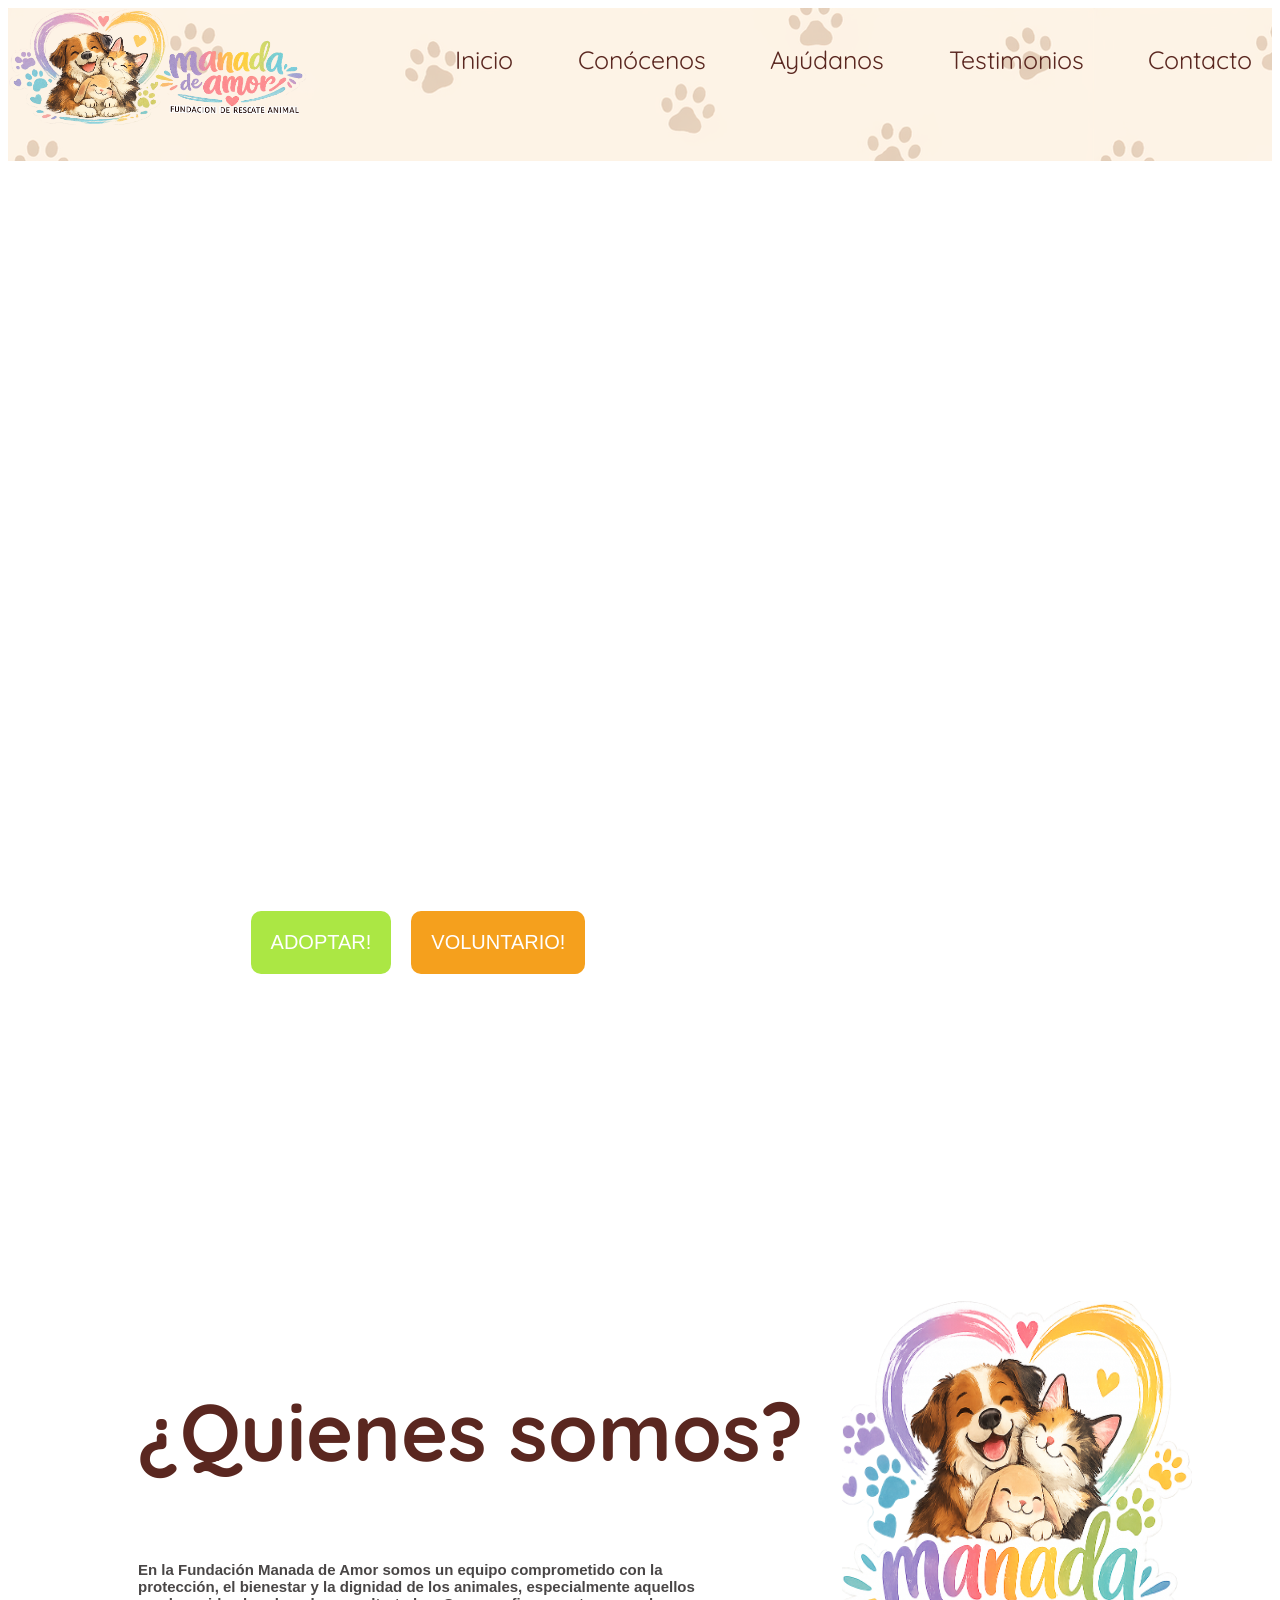
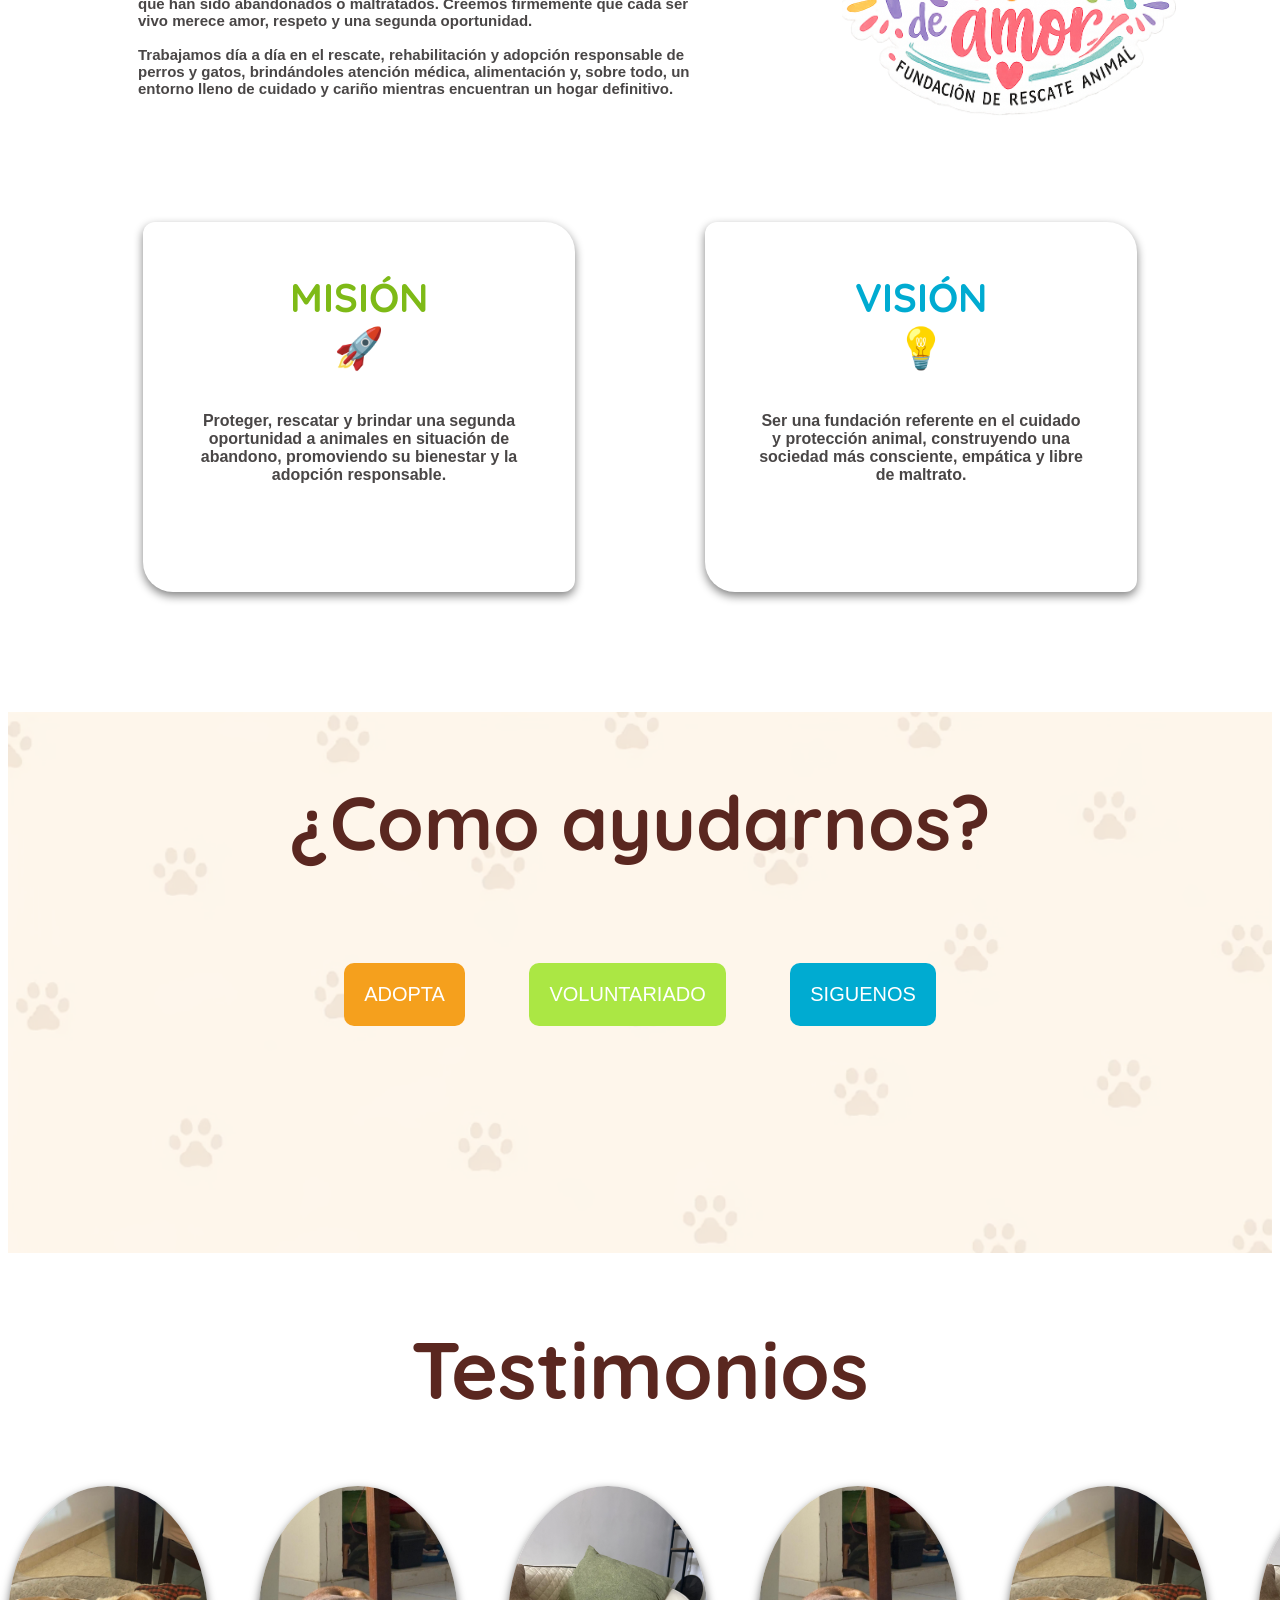
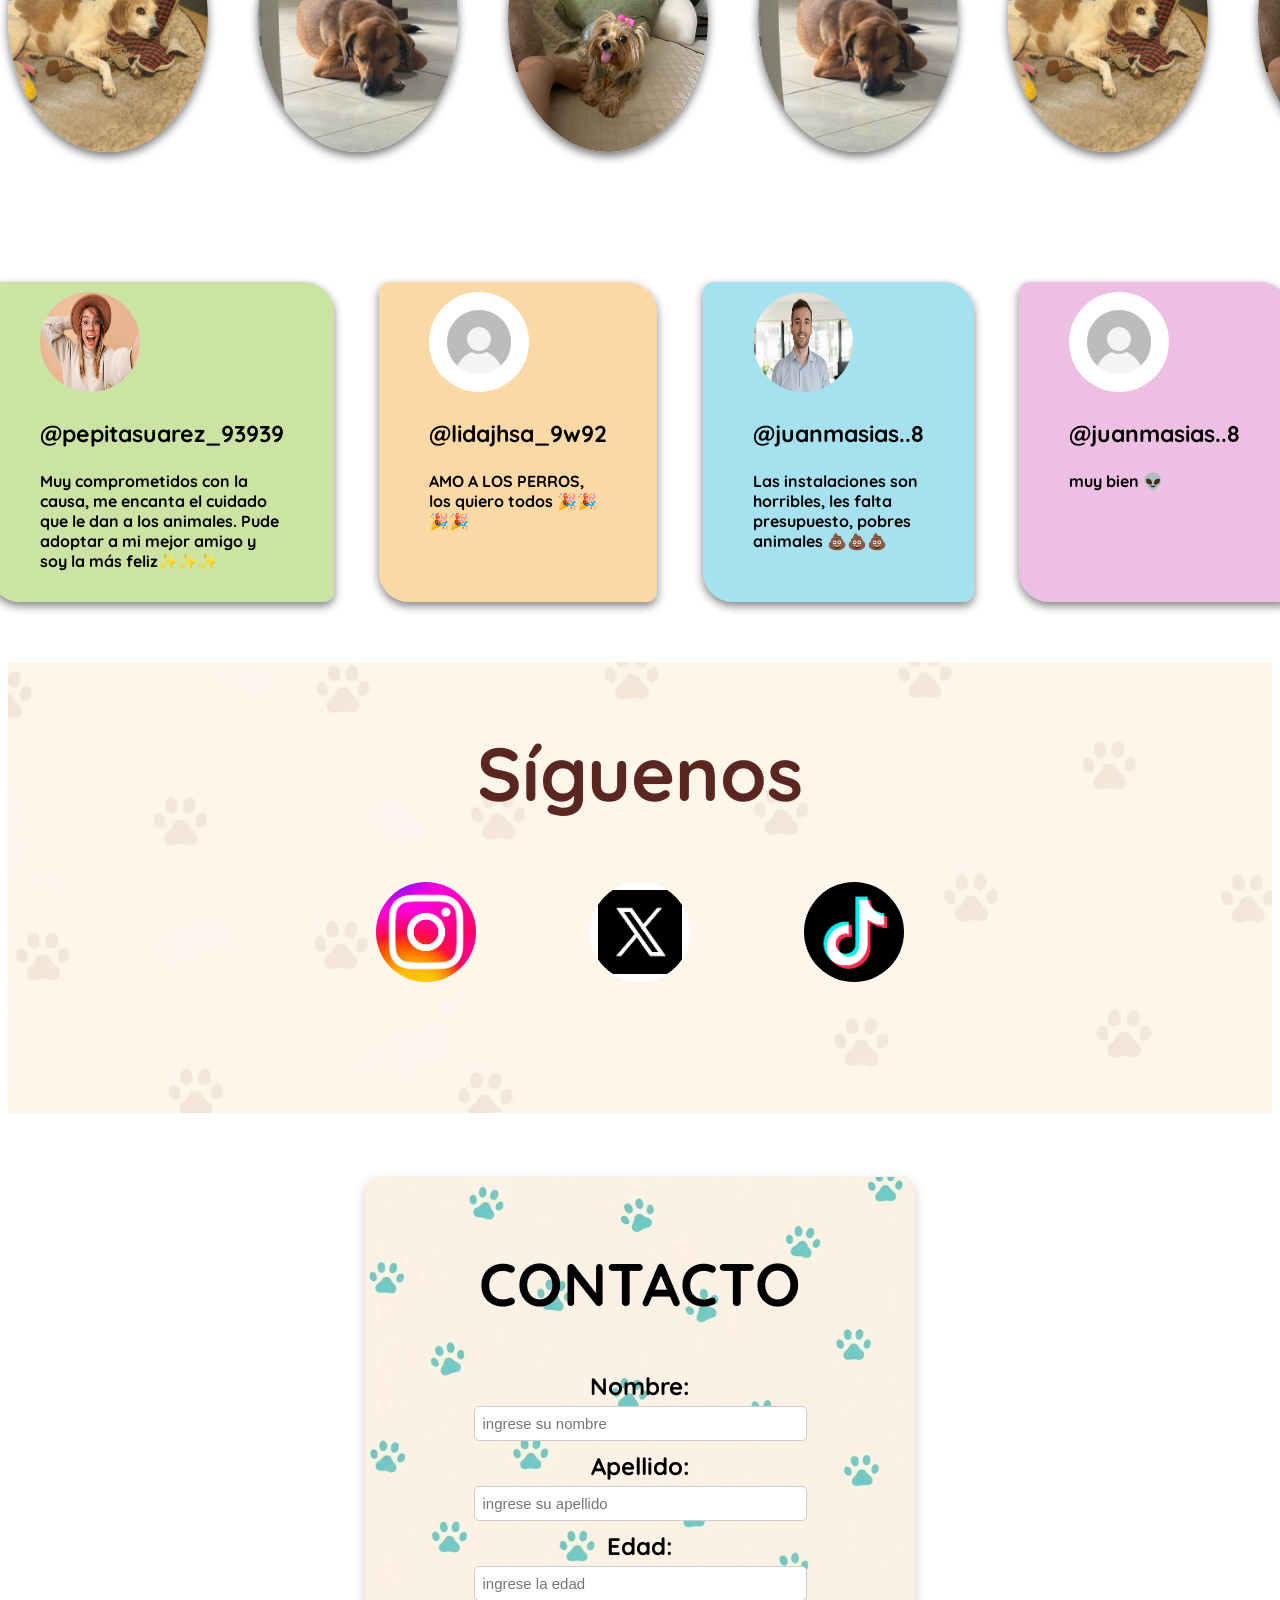
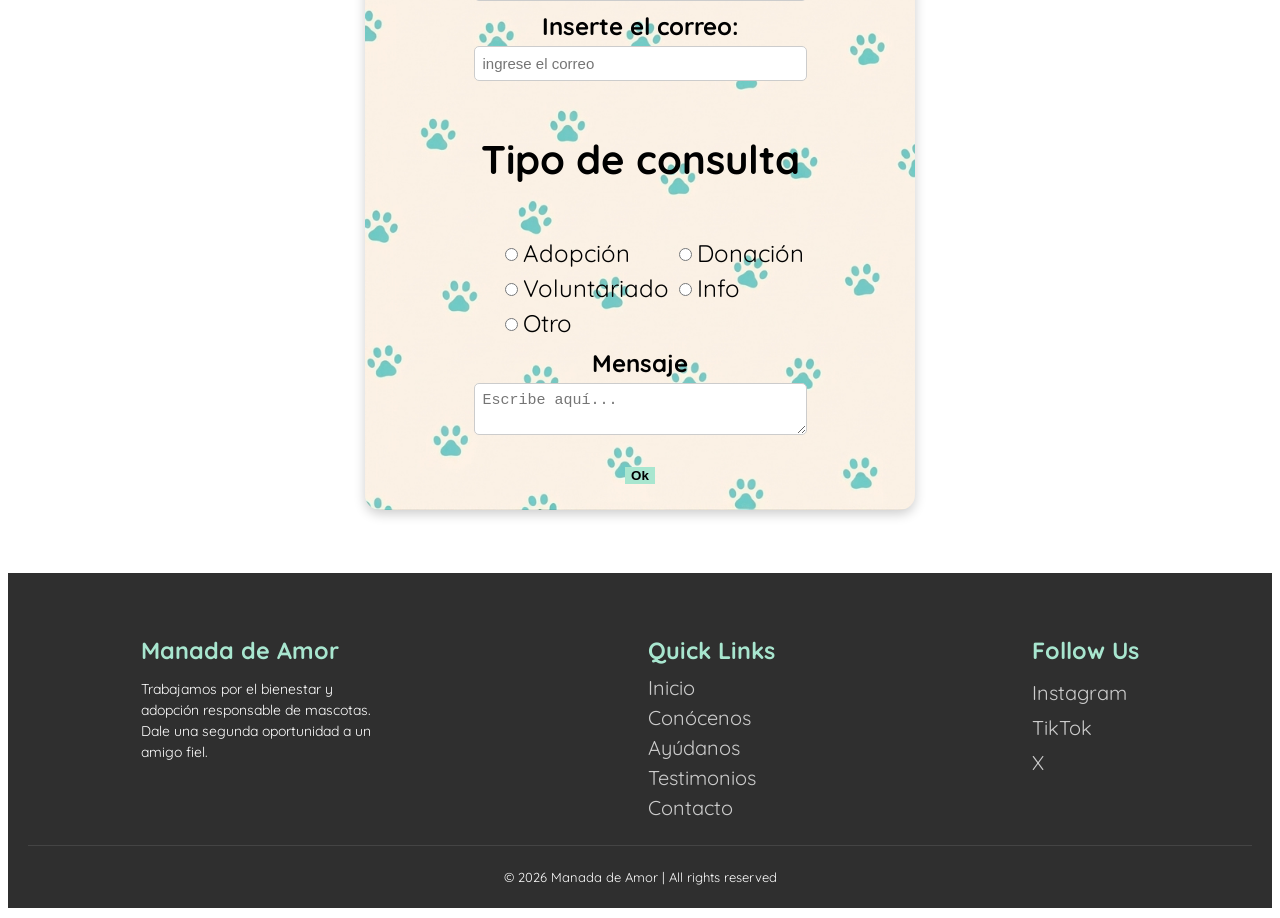
<file: index.html>
<!DOCTYPE html>
<html lang="en">
<head>
    <meta charset="UTF-8">
    <meta name="viewport" content="width=device-width, initial-scale=1.0">
    <title>Manada de amor</title>
    <link rel="preconnect" href="https://fonts.googleapis.com">
    <link rel="preconnect" href="https://fonts.gstatic.com" crossorigin>
    <link href="https://fonts.googleapis.com/css2?family=Quicksand:wght@300..700&display=swap" rel="stylesheet">
    <link rel="stylesheet" href="style.css">
</head>
<body>
    <header>
        <nav>
            <div id="logo">
                <img src="logo1.png" alt="logo" width="300px">
            </div>
            <ul id="inicio">
                <li><a href="#fondo">Inicio</a></li>
                <li><a href="#conocenos">Conócenos</a></li>
                <li><a href="#como-ayudarnos">Ayúdanos</a></li>
                <li><a href="#testi">Testimonios</a></li>
                <li><a href="#contacto">Contacto</a></li>
            </ul>
        </nav>
    </header>
    <main>
        <section id="fondo">
            <div>
                <h2 id="titulo">Juntos damos esperanza, una huella a la vez</h2>
                <h3 id="palabra">En Manada de amor dedicamos nuetras vidas a sanar, proteger y dar segundas oportunidades a quienes más lo necesitan, los peludos. Creemos en el poder del amor y en que unidos, podemos transformar su historia y brindarles una vida digna</h3>
                <div id="botones">
                <a href="catalogo.html" target="_blank"><button id="botones1">ADOPTAR!</button></a>
                <a href="formulariov.html"target="_blank"><button id="botones2">VOLUNTARIO!</button></a>
                </div>
            </div>
        </section>

        <section id="conocenos" class="conocenos">
            <section id="quienessomos">
                <div id="textoquienes">
                <h3>¿Quienes somos?</h3>
                <h4>En la Fundación Manada de Amor somos un equipo comprometido con la protección, el bienestar y la dignidad de los animales, especialmente aquellos que han sido abandonados o maltratados. Creemos firmemente que cada ser vivo merece amor, respeto y una segunda oportunidad.<br>
                    <br>Trabajamos día a día en el rescate, rehabilitación y adopción responsable de perros y gatos, brindándoles atención médica, alimentación y, sobre todo, un entorno lleno de cuidado y cariño mientras encuentran un hogar definitivo.</h4>
                </div>
                <img id="imglogo" src="logo2.png" alt="logo" width="200px">
            </section>
            
            <div class="tarjetas">
                <div id="tarjeta1" class="tarjeta">
                <h3>MISIÓN <br>🚀</h3>
                <h4>Proteger, rescatar y brindar una segunda oportunidad a animales en situación de abandono, promoviendo su bienestar y la adopción responsable.</h4>
                </div>

                <div id="tarjeta2" class="tarjeta">
                <h3>VISIÓN <br>💡</h3>
                <h4>Ser una fundación referente en el cuidado y protección animal, construyendo una sociedad más consciente, empática y libre de maltrato.</h4>
                 </div>
            </div>
        </section>


    <section class="contenedor" id="como-ayudarnos">
      <h2 id="ayudar">¿Como ayudarnos?</h2>
        <div class="boto">
          <a href="/catalogo.html" id="botones5" target="_blank">ADOPTA</a>
          <a href="/formulariov.html" id="botones3" target="_blank">VOLUNTARIADO</a>
        <a href="#siguenos" id="botones4">SIGUENOS</a>
        </div>
        
    </section>

        <h2 id="testi">Testimonios</h2>    
        <section id="testimo" class="testimo">
            <section id="carrusel">
                <div class="carrusel">
                <img src="perro1.jpeg" alt="" width="200px">
                <img src="perro2.jpeg" alt="" width="200px">
                <img id="mascota2"src="perro.jpeg" alt="" width="200px">
                <img id="mascota1"src="perro2.jpeg" alt="" width="200px">
                <img id="mascota1"src="perro1.jpeg" alt="" width="200px">
                <img id="mascota1"src="perro.jpeg" alt="" width="200px">
            </div>
            </section>

            <section class="comentarios">
            <div  id="comentario1" class="comentario">
                <img src="[data-uri]" alt="perfil" width="100px">
                <h3>@pepitasuarez_93939</h3>
                <h4>Muy comprometidos con la causa, me encanta el cuidado que le dan a los animales. Pude adoptar a mi mejor amigo y soy la más feliz✨✨✨</h4>
            </div>
            <div  id="comentario2" class="comentario">
                <img src="image copy.png" alt="perfil" width="100px">
                <h3>@lidajhsa_9w92</h3>
                <h4>AMO A LOS PERROS, los quiero todos 🎉🎉🎉🎉</h4>
            </div>
            <div  id="comentario3" class="comentario">
                <img src="[data-uri]" alt="perfil" width="100px">
                <h3>@juanmasias..8</h3>
                <h4>Las instalaciones son horribles, les falta presupuesto, pobres animales 💩💩💩</h4>
            </div>
            <div  id="comentario4" class="comentario">
                <img src="image copy.png" alt="perfil" width="100px">
                <h3>@juanmasias..8</h3>
                <h4>muy bien 👽️</h4>
            </div>
        </section>
    </section>

    <section class="siguenos" id="siguenos">
            <h2 id="siguenos">Síguenos</h2>
                <div class="botone">
                <a href="https://www.instagram.com/?hl=es" id="insta" target="_blank"><img src="[data-uri]" alt=""></a>
                <a href="https://x.com/?lang=es" id="x" target="_blank"><img src="[data-uri]"></a>
                <a href="https://www.tiktok.com/es-419/" id="x" target="_blank"><img src="[data-uri]"></a>

                 </div>
    </section>

    <section id="contacto">
        <div class="card">
                <h2>CONTACTO</h2>
                <form action="/table.html" method="post">
                    <label for="nombre">Nombre:</label>
                    <input type="text" id="nombre" name="nombre" pattern="[a-zA-ZáéíóúÁÉÍÓÚñÑ ]+" title="Solo se permiten letras y espacios" required placeholder="ingrese su nombre">
                    <label for="apellido">Apellido:</label>
                    <input type="text" id="apellido" placeholder="ingrese su apellido">
                    <label for="edad">Edad:</label>
                    <input type="number" id="edad" placeholder="ingrese la edad">
                    <label for="correo">Inserte el correo:</label>
                    <input type="email" id="correo" placeholder="ingrese el correo">
                    <div class="seccion-consulta">
                        <h4>Tipo de consulta</h4>
                        <div class="grid-opciones">
                            <label><input type="radio" name="solicitud" value="A"> Adopción</label>
                            <label><input type="radio" name="solicitud" value="D"> Donación</label>
                            <label><input type="radio" name="solicitud" value="V"> Voluntariado</label>
                            <label><input type="radio" name="solicitud" value="i"> Info</label>
                            <label><input type="radio" name="solicitud" value="O"> Otro</label>
                        </div>
                    </div>
                    <label for="mensaje">Mensaje</label>
                    <textarea id="mensaje" rows="2" placeholder="Escribe aquí..."></textarea>
                    
                    <input type="submit" value="Ok" class="btn-submit">
                </form>
            </div>    
        </section>
        </div>    
    </section>

    <footer class="footer">
    <div class="footer-container">

        <div class="footer-section">
            <h3>Manada de Amor</h3>
            <p>Trabajamos por el bienestar y adopción responsable de mascotas. 
            Dale una segunda oportunidad a un amigo fiel.</p>
        </div>

        <div class="footer-section">
            <h3>Quick Links</h3>
            <a href="#fondo">Inicio</a>
            <a href="#conocenos">Conócenos</a>
            <a href="#como-ayudarnos">Ayúdanos</a>
            <a href="#testi">Testimonios</a>
            <a href="#contacto">Contacto</a>
        </div>

        <div class="footer-section">
            <h3>Follow Us</h3>
            <div class="social-icons">
                <a href="#https://www.instagram.com/?hl=es">Instagram</a><br>
                <a href="#https://www.tiktok.com/es-419/">TikTok</a><br>
                <a href="#https://x.com/?lang=es">X</a><br>
            </div>
        </div>

    </div>

    <div class="footer-bottom">
        <p>© 2026 Manada de Amor | All rights reserved</p>
    </div>
    </footer>
    </main>
</body>
</html>
</file>
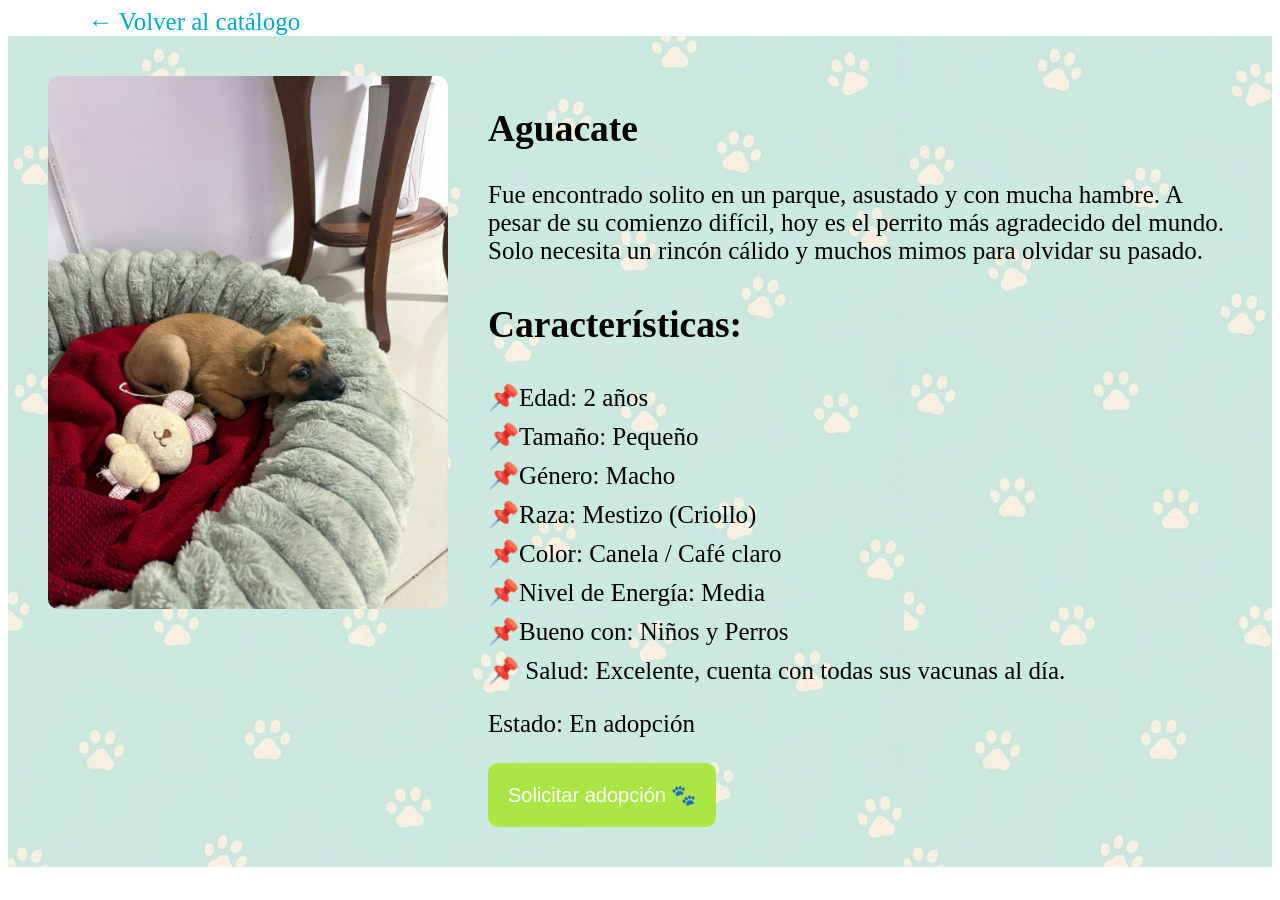
<file: Aguacate.html>
<!DOCTYPE html>
<html lang="en">
<head>
    <meta charset="UTF-8">
    <meta name="viewport" content="width=device-width, initial-scale=1.0">
    <title>Document</title>
    <link rel="stylesheet" href="Aguacate.css">
</head>
<body>
    <nav>
    <a href="catalogo.html">← Volver al catálogo</a>
<div class="contenedor-perfil">
  
  <img src="IMAGEN PERRO 1.jpeg" alt="Aguacate" class="foto-perro" width="350px">

  <div class="informacion">
    <h1>Aguacate</h1>
    <p>Fue encontrado solito en un parque, asustado y con mucha hambre. A pesar de su comienzo difícil, hoy es el perrito más agradecido del mundo. Solo necesita un rincón cálido y muchos mimos para olvidar su pasado.</p>
    
    <h3>Características:</h3>
    <ul>
      <li>📌Edad: 2 años</li>
      <li>📌Tamaño: Pequeño</li>
      <li>📌Género: Macho</li>
      <li>📌Raza: Mestizo (Criollo)</li>
      <li>📌Color: Canela / Café claro</li>
      <li>📌Nivel de Energía: Media</li>
      <li>📌Bueno con: Niños y Perros</li>
      <li>📌 Salud: Excelente, cuenta con todas sus vacunas al día.</li>
    </ul>

    <p>Estado: En adopción</p>
    <button type="button">Solicitar adopción  🐾</button>
  </div>

</div>
  </main>
</body>
</html>
</file>
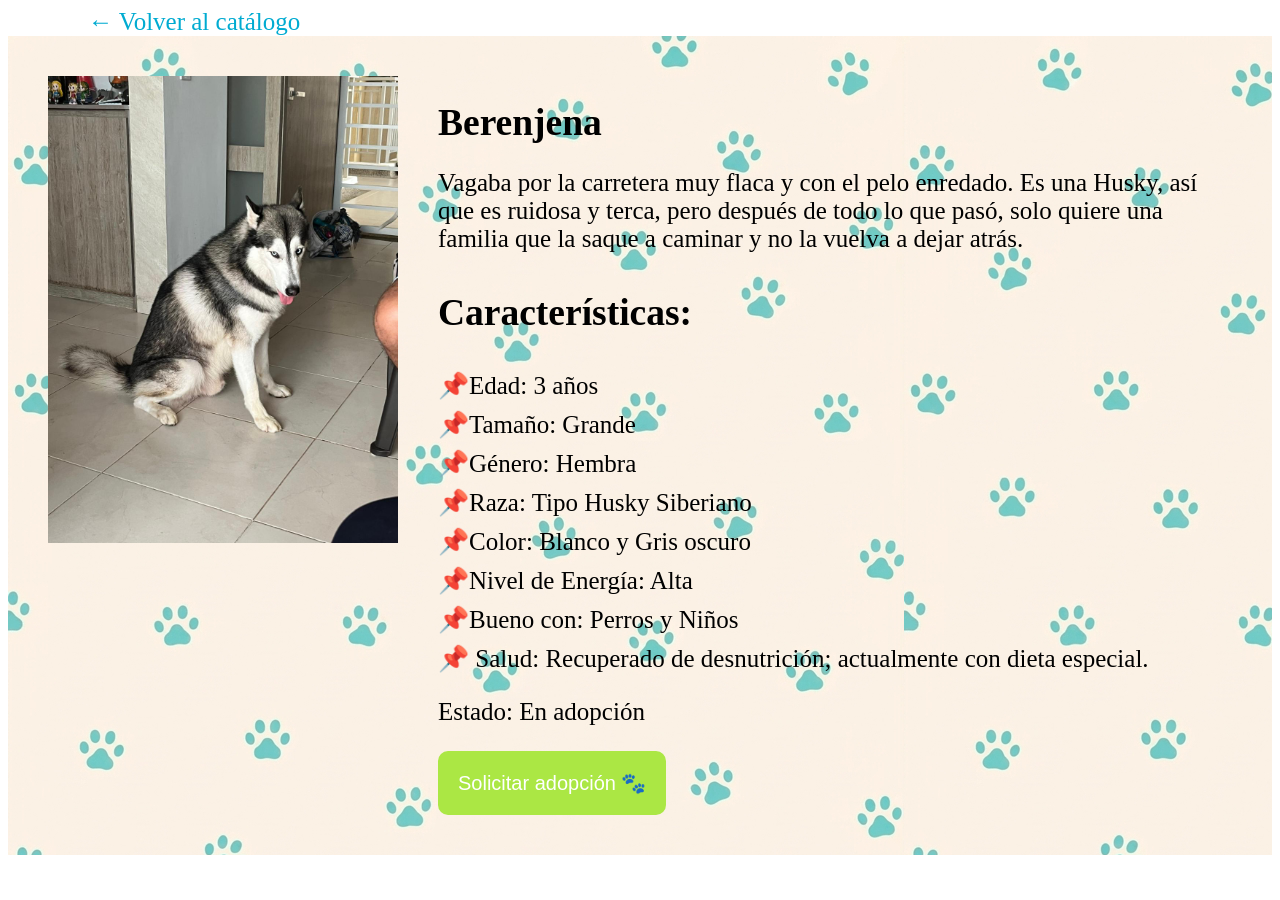
<file: Berenjena.html>
<!DOCTYPE html>
<html lang="en">
<head>
    <meta charset="UTF-8">
    <meta name="viewport" content="width=device-width, initial-scale=1.0">
    <title>Document</title>
    <link rel="stylesheet" href="Berenjena.css">
</head>
<body>
    <nav>
    <a href="catalogo.html">← Volver al catálogo</a></nav>
    <div class="contenedor-perfil">

  <img src="IMAGEN PERRO 2.jpeg" alt="Berenjena" width="350px">
  <div class="informacion">
  <h1>Berenjena</h1>
  <p>Vagaba por la carretera muy flaca y con el pelo enredado. Es una Husky, así que es ruidosa y terca, pero después de todo lo que pasó, solo quiere una familia que la saque a caminar y no la vuelva a dejar atrás.</p>
  <h3>Características:</h3>
  <ul>
    <li>📌Edad: 3 años</li>
    <li>📌Tamaño: Grande</li>
    <li>📌Género: Hembra</li>
    <li>📌Raza: Tipo Husky Siberiano</li>
    <li>📌Color: Blanco y Gris oscuro</li>
    <li>📌Nivel de Energía: Alta</li>
    <li>📌Bueno con: Perros y Niños</li>
    <li>📌 Salud: Recuperado de desnutrición; actualmente con dieta especial.</li>
  </ul>
  <p>Estado: En adopción </p>
  <button type="button">Solicitar adopción  🐾</button>
</div>
</body>
</html>
</file>
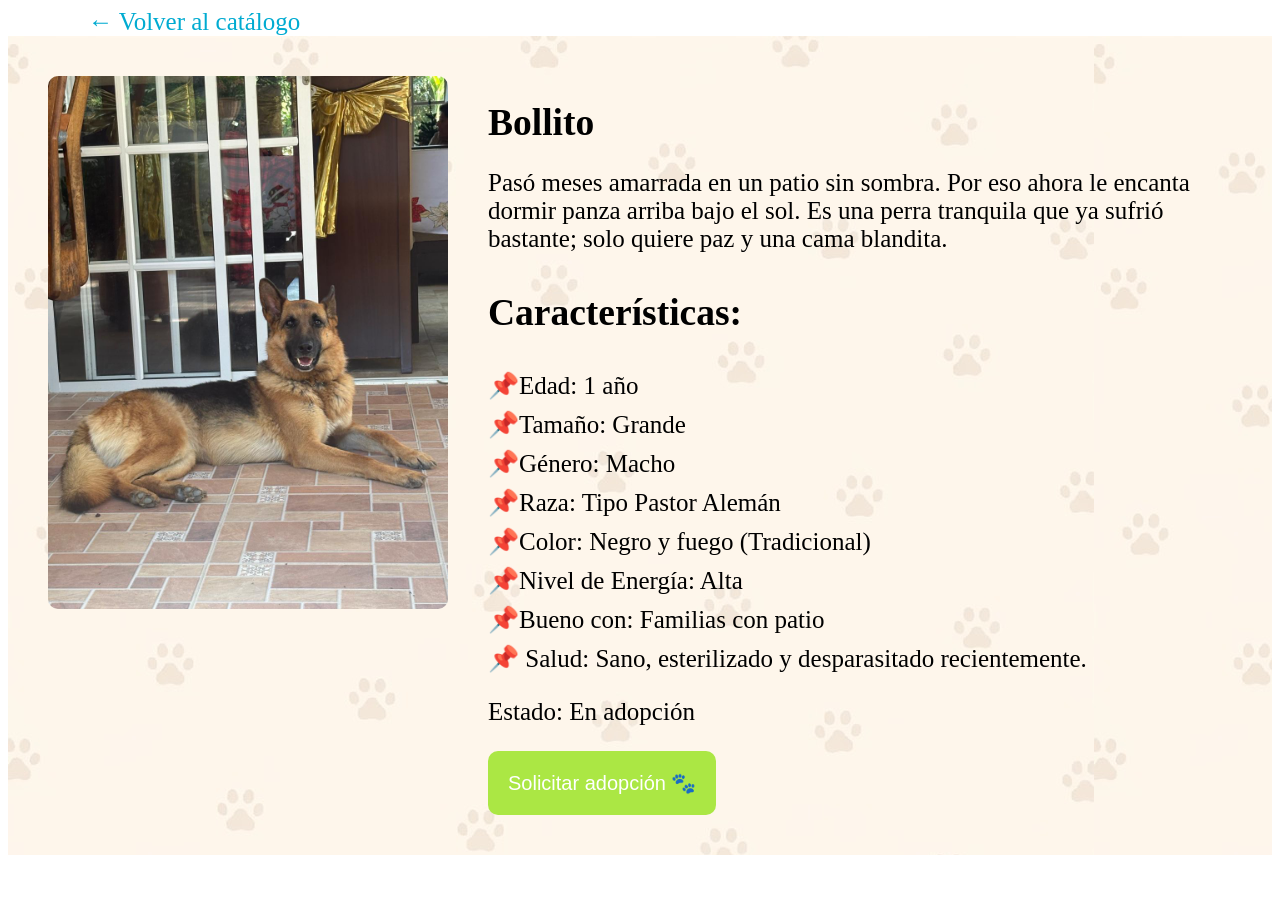
<file: Bollito.html>
<!DOCTYPE html>
<html lang="en">
<head>
    <meta charset="UTF-8">
    <meta name="viewport" content="width=device-width, initial-scale=1.0">
    <title>Document</title>
    <link rel="stylesheet" href="Bollito.css">
</head>
<body>
    <nav>
    <a href="catalogo.html">← Volver al catálogo</a>
</nav>

<div class="contenedor-perfil">
  <img src="IMAGEN PERRO 6.jpeg" alt="Bollito" class="foto-perro" width="350px">

  <div class="informacion">
    <h1>Bollito</h1>
    <p>Pasó meses amarrada en un patio sin sombra. Por eso ahora le encanta dormir panza arriba bajo el sol. Es una perra tranquila que ya sufrió bastante; solo quiere paz y una cama blandita.</p>
    
    <h3>Características:</h3>
    <ul>
      <li>📌Edad: 1 año</li>
      <li>📌Tamaño: Grande</li>
      <li>📌Género: Macho</li>
      <li>📌Raza: Tipo Pastor Alemán</li>
      <li>📌Color: Negro y fuego (Tradicional)</li>
      <li>📌Nivel de Energía: Alta</li>
      <li>📌Bueno con: Familias con patio</li>
      <li>📌 Salud: Sano, esterilizado y desparasitado recientemente.</li>
    </ul>

    <p>Estado: En adopción</p>
    <button type="button">Solicitar adopción  🐾</button>
  </div>
</div>
</body>
</html>
</file>
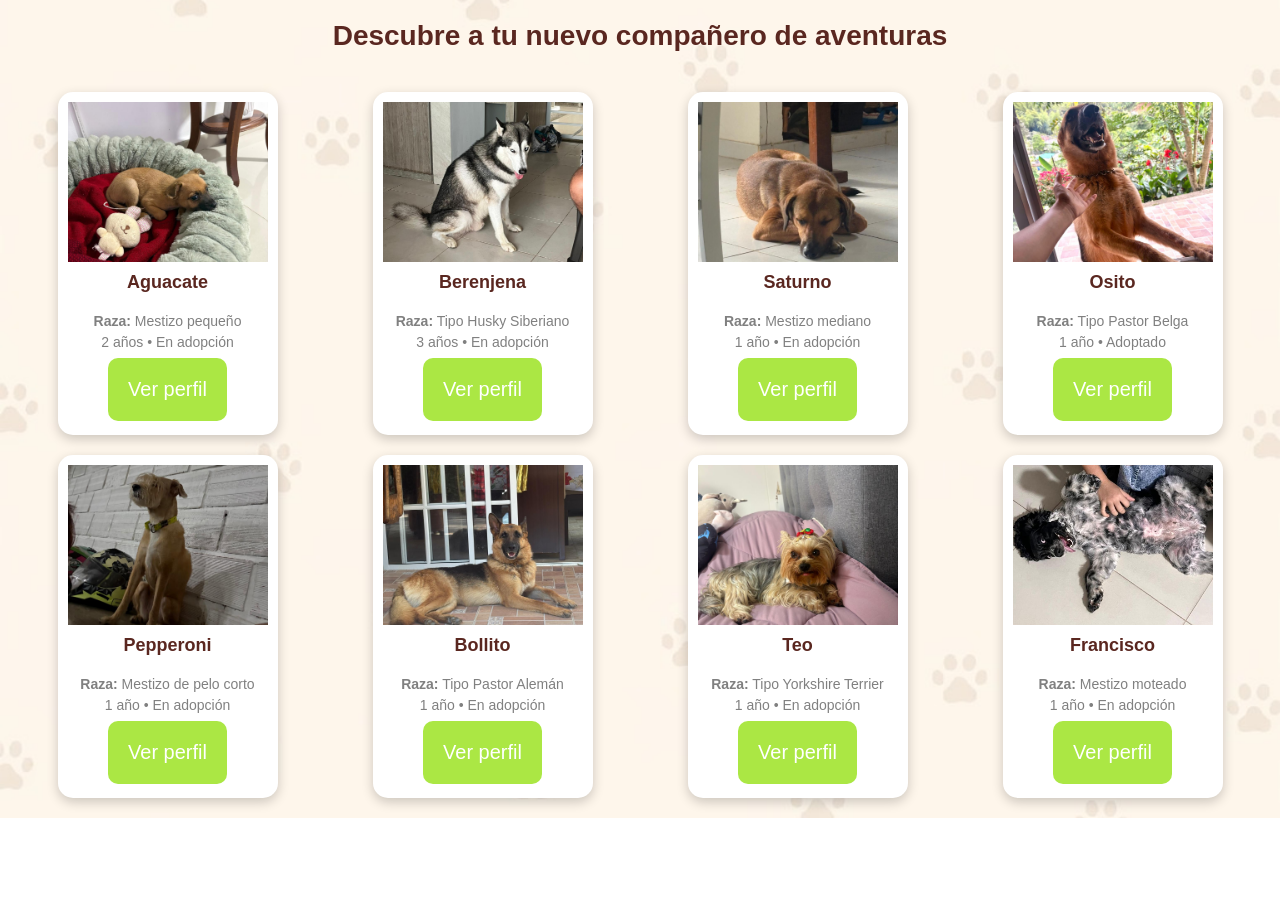
<file: catalogo.html>
<!DOCTYPE html>
<html lang="en">
<head>
    <meta charset="UTF-8">
    <meta name="viewport" content="width=device-width, initial-scale=1.0">
    <title>Catalogo</title>
     <link rel="stylesheet" href="style2.css">
</head>
<body>
  <section class="contenedor">
    <h3>Descubre a tu nuevo compañero de aventuras</h3>

    <div class="card">
      <img src="IMAGEN PERRO 1.jpeg" alt="Aguacate" width="150px">
      <h3>Aguacate</h3>
      <p><strong>Raza:</strong> Mestizo pequeño</p>
      <p>2 años • En adopción</p>
      <a href="Aguacate.html"><button type="button" target="_blank"> Ver perfil</button></a>
    </div>

    <div class="card">
      <img src="IMAGEN PERRO 2.jpeg" alt="Berenjena" width="150px">
      <h3>Berenjena</h3>
      <p><strong>Raza:</strong> Tipo Husky Siberiano</p>
      <p>3 años • En adopción</p>
      <a href="Berenjena.html"><button type="button">Ver perfil</button></a>
    </div>

    <div class="card">
      <img src="IMAGEN PERRO 3.jpeg" alt="Saturno" width="150px">
      <h3>Saturno</h3>
      <p><strong>Raza:</strong> Mestizo mediano</p>
      <p>1 año • En adopción</p>
      <a href="Saturno.html"><button type="button">Ver perfil</button></a>
    </div>

    <div class="card">
      <img src="IMAGEN PERRO 4.jpeg" alt="Osito" width="150px">
      <h3>Osito</h3>
      <p><strong>Raza:</strong> Tipo Pastor Belga</p>
      <p>1 año • Adoptado</p>
      <a href="Osito.html"><button type="button">Ver perfil</button></a>
    </div>

    <div class="card">
      <img src="IMAGEN PERRO 5.jpeg" alt="Pepperoni" width="150px">
      <h3>Pepperoni</h3>
      <p><strong>Raza:</strong> Mestizo de pelo corto</p>
      <p>1 año • En adopción</p>
      <a href="Pepperoni.html"><button type="button">Ver perfil</button></a>
    </div>

    <div class="card">
      <img src="IMAGEN PERRO 6.jpeg" alt="Bollito" width="150px">
      <h3>Bollito</h3>
      <p><strong>Raza:</strong> Tipo Pastor Alemán</p>
      <p>1 año • En adopción</p>
      <a href="Bollito.html"><button type="button">Ver perfil</button></a>
    </div>

    <div class="card">
      <img src="IMAGEN PERRO 7 .jpeg" alt="Teo" width="150px">
      <h3>Teo</h3>
      <p><strong>Raza:</strong> Tipo Yorkshire Terrier</p>
      <p>1 año • En adopción</p>
      <a href="Teo.html"><button type="button">Ver perfil</button></a>
    </div>

    <div class="card">
      <img src="IMAGEN PERRO 8.jpeg" alt="Francisco" width="150px">
      <h3>Francisco</h3>
      <p><strong>Raza:</strong> Mestizo moteado</p>
      <p>1 año • En adopción</p>
      <a href="Francisco.html"><button type="button">Ver perfil</button></a>
    
    </div>
  </section>
</body>
</body>
</html>
</file>
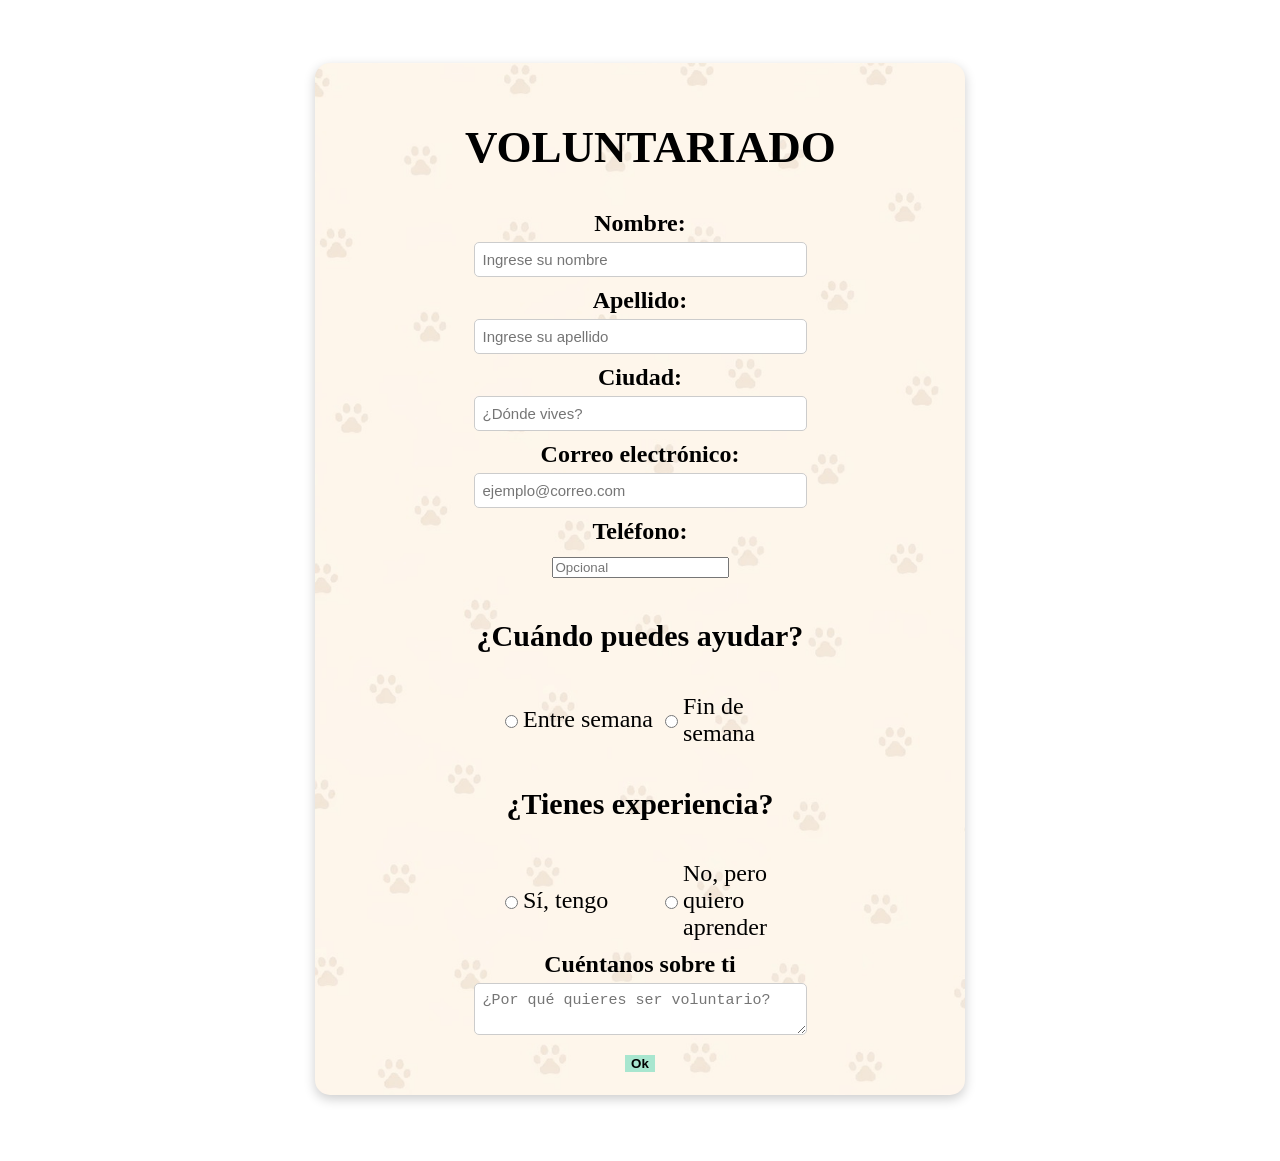
<file: formulariov.html>
<!DOCTYPE html>
<html lang="en">
<head>
    <meta charset="UTF-8">
    <meta name="viewport" content="width=device-width, initial-scale=1.0">
    <title>Document</title>
    <link rel="stylesheet" href="formulariov.css">
</head>
<body>
    <div class="card">
    <h2>VOLUNTARIADO</h2>
    <form action="/table.html" method="post">
        
        <label for="nombre">Nombre:</label>
        <input type="text" id="nombre" name="nombre" pattern="[a-zA-ZáéíóúÁÉÍÓÚñÑ ]+" title="Solo se permiten letras y espacios" required placeholder="Ingrese su nombre">

        <label for="apellido">Apellido:</label>
        <input type="text" id="apellido" name="apellido" placeholder="Ingrese su apellido">

        <label for="ciudad">Ciudad:</label>
        <input type="text" id="ciudad" name="ciudad" placeholder="¿Dónde vives?">

        <label for="correo">Correo electrónico:</label>
        <input type="email" id="correo" name="correo" required placeholder="ejemplo@correo.com">

        <label for="telefono">Teléfono:</label>
        <input type="tel" id="telefono" name="telefono" placeholder="Opcional">

        <div class="seccion-consulta">
            <h4>¿Cuándo puedes ayudar?</h4>
            <div class="grid-opciones">
                <label><input type="radio" name="disponibilidad" value="ES"> Entre semana</label>
                <label><input type="radio" name="disponibilidad" value="FS"> Fin de semana</label>
            </div>
        </div>

        <div class="seccion-consulta">
            <h4>¿Tienes experiencia?</h4>
            <div class="grid-opciones">
                <label><input type="radio" name="experiencia" value="S"> Sí, tengo</label>
                <label><input type="radio" name="experiencia" value="N"> No, pero quiero aprender</label>
            </div>
        </div>

        <label for="mensaje">Cuéntanos sobre ti</label>
        <textarea id="mensaje" name="mensaje" rows="2" placeholder="¿Por qué quieres ser voluntario?"></textarea>
        
        <input type="submit" value="Ok" class="btn-submit">
    </form>
</div>
</body>
</html>
</file>
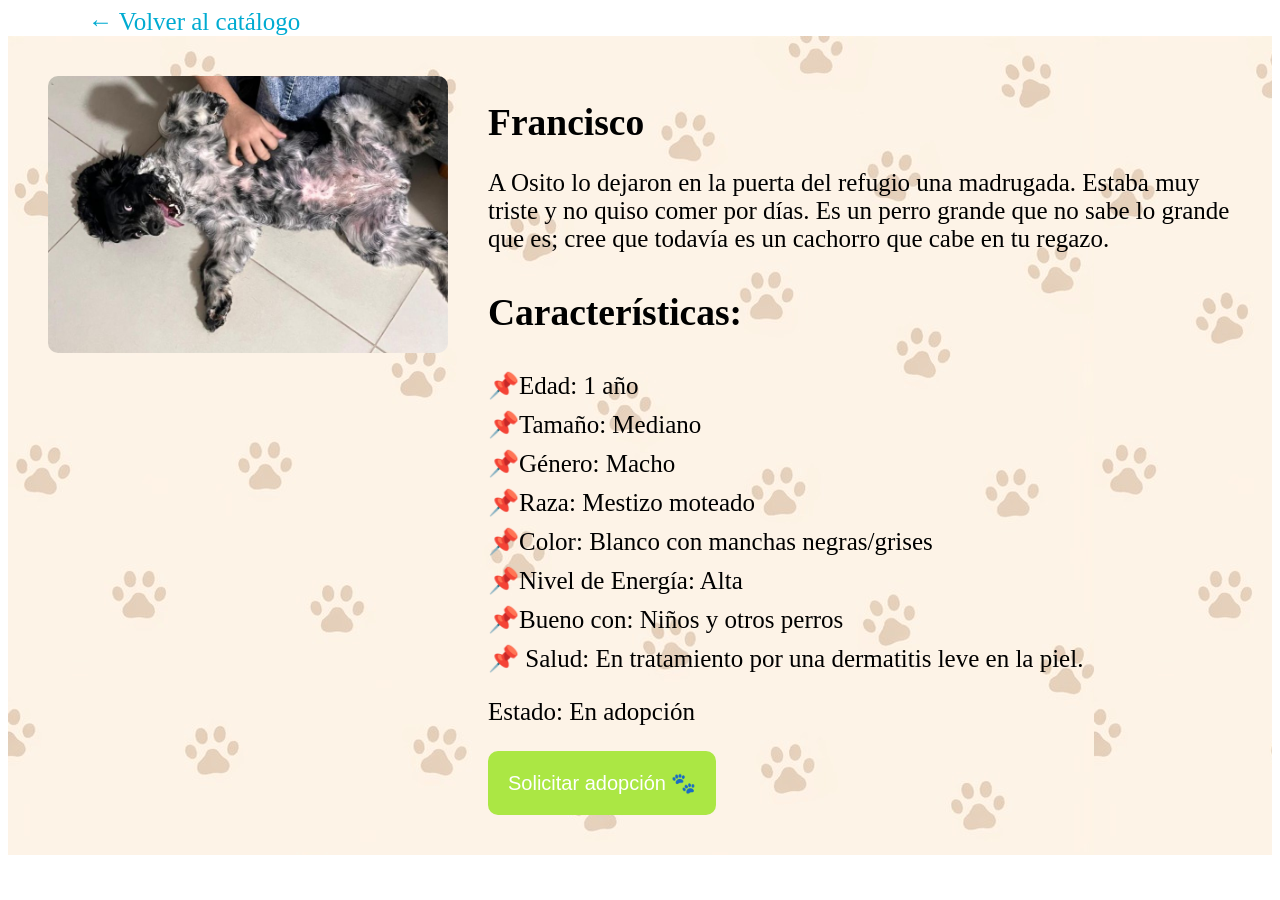
<file: Francisco.html>
<!DOCTYPE html>
<html lang="en">
<head>
    <meta charset="UTF-8">
    <meta name="viewport" content="width=device-width, initial-scale=1.0">
    <title>Document</title>
    <link rel="stylesheet" href="Francisco.css">
</head>
<body>
    <nav>
    <a href="catalogo.html">← Volver al catálogo</a>
</nav>

<div class="contenedor-perfil">
  <img src="IMAGEN PERRO 8.jpeg" alt="Francisco" class="foto-perro" width="350px">

  <div class="informacion">
    <h1>Francisco</h1>
    <p>A Osito lo dejaron en la puerta del refugio una madrugada. Estaba muy triste y no quiso comer por días. Es un perro grande que no sabe lo grande que es; cree que todavía es un cachorro que cabe en tu regazo.</p>
    
    <h3>Características:</h3>
    <ul>
      <li>📌Edad: 1 año</li>
      <li>📌Tamaño: Mediano</li>
      <li>📌Género: Macho</li>
      <li>📌Raza: Mestizo moteado</li>
      <li>📌Color: Blanco con manchas negras/grises</li>
      <li>📌Nivel de Energía: Alta</li>
      <li>📌Bueno con: Niños y otros perros</li>
      <li>📌 Salud: En tratamiento por una dermatitis leve en la piel.</li>
    </ul>

    <p>Estado: En adopción</p>
    <button type="button">Solicitar adopción  🐾</button>
  </div>
</div>
</body>
</html>
</file>
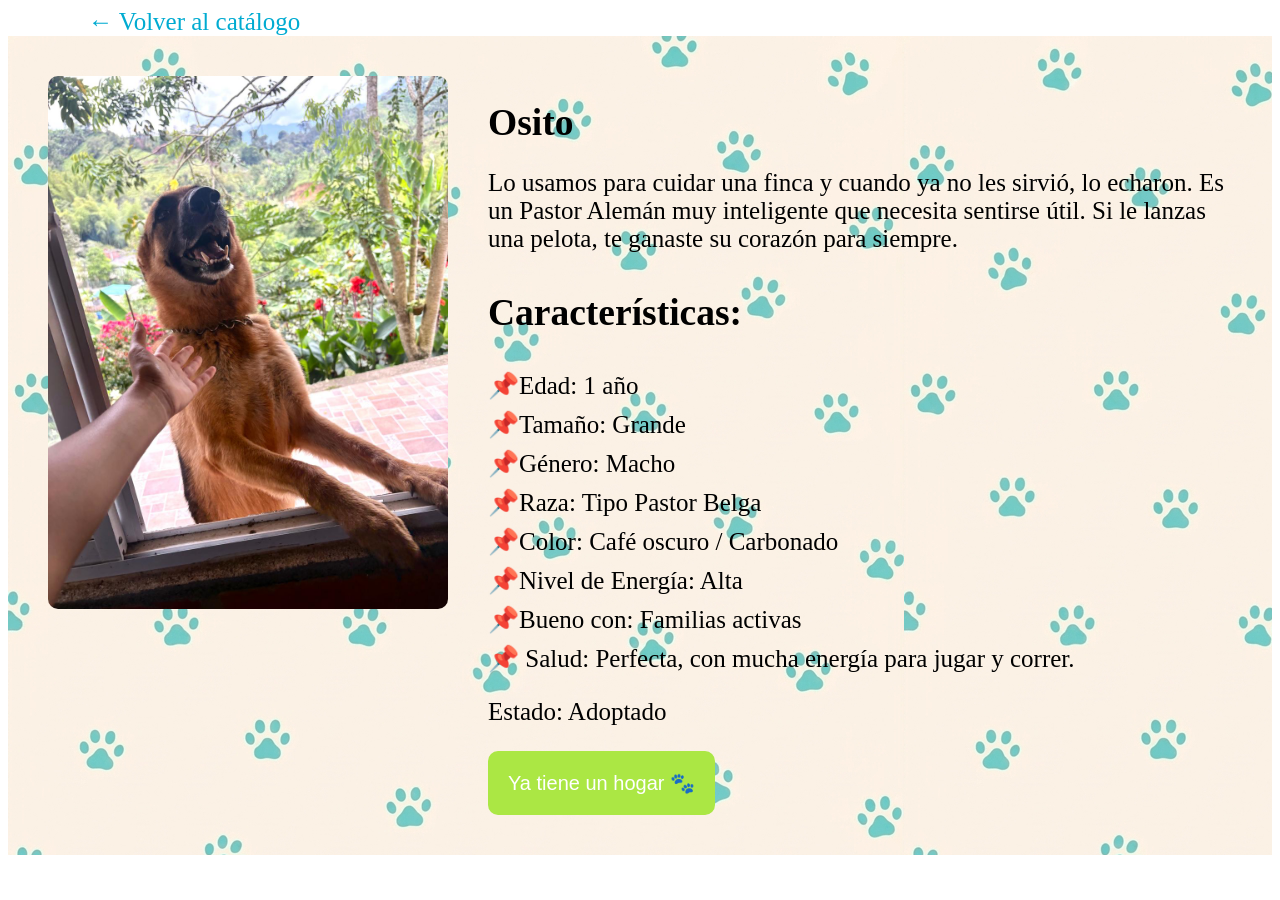
<file: Osito.html>
<!DOCTYPE html>
<html lang="en">
<head>
    <meta charset="UTF-8">
    <meta name="viewport" content="width=device-width, initial-scale=1.0">
    <title>Document</title>
    <link rel="stylesheet" href="Osito.css">
</head>
<body>
   <nav>
    <a href="catalogo.html">← Volver al catálogo</a>
</nav>

<div class="contenedor-perfil">
  
  <img src="IMAGEN PERRO 4.jpeg" alt="Osito" class="foto-perro" width="350px">

  <div class="informacion">
    <h1>Osito</h1>
    <p>Lo usamos para cuidar una finca y cuando ya no les sirvió, lo echaron. Es un Pastor Alemán muy inteligente que necesita sentirse útil. Si le lanzas una pelota, te ganaste su corazón para siempre.</p>
    
    <h3>Características:</h3>
    <ul>
      <li>📌Edad: 1 año</li>
      <li>📌Tamaño: Grande</li>
      <li>📌Género: Macho</li>
      <li>📌Raza: Tipo Pastor Belga</li>
      <li>📌Color: Café oscuro / Carbonado</li>
      <li>📌Nivel de Energía: Alta</li>
      <li>📌Bueno con: Familias activas</li>
      <li>📌 Salud: Perfecta, con mucha energía para jugar y correr.</li>
    </ul>

    <p>Estado: Adoptado</p>
    <button type="button" disabled>Ya tiene un hogar 🐾</button>
  </div>
</div>
</body>
</html>
</file>
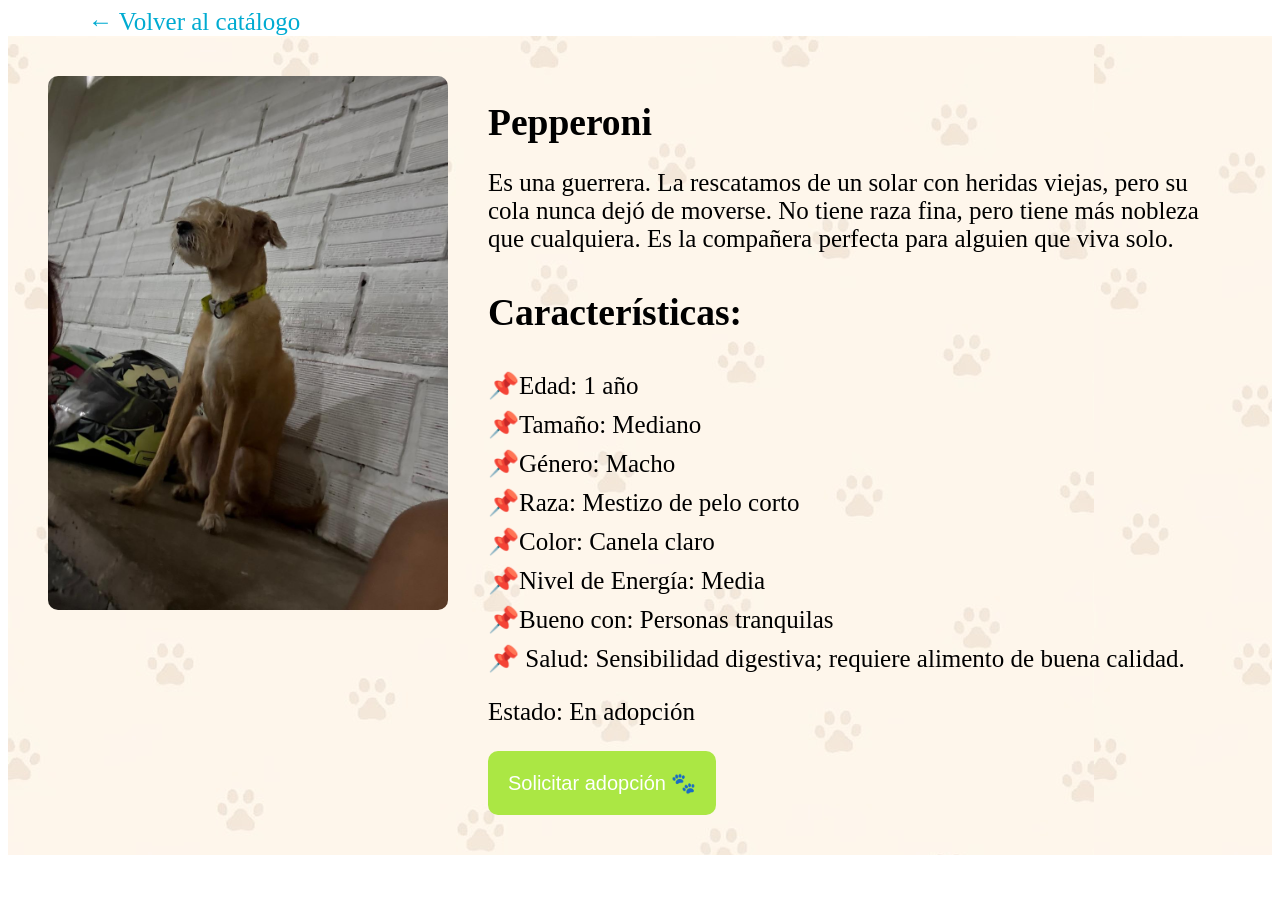
<file: Pepperoni.html>
<!DOCTYPE html>
<html lang="en">
<head>
    <meta charset="UTF-8">
    <meta name="viewport" content="width=device-width, initial-scale=1.0">
    <title>Document</title>
    <link rel="stylesheet" href="Pepperoni.css">
</head>
<body>
    <nav>
    <a href="catalogo.html">← Volver al catálogo</a>
</nav>

<div class="contenedor-perfil">
  <img src="IMAGEN PERRO 5.jpeg" alt="Pepperoni" class="foto-perro" width="350px">

  <div class="informacion">
    <h1>Pepperoni</h1>
    <p>Es una guerrera. La rescatamos de un solar con heridas viejas, pero su cola nunca dejó de moverse. No tiene raza fina, pero tiene más nobleza que cualquiera. Es la compañera perfecta para alguien que viva solo.</p>
    
    <h3>Características:</h3>
    <ul>
      <li>📌Edad: 1 año</li>
      <li>📌Tamaño: Mediano</li>
      <li>📌Género: Macho</li>
      <li>📌Raza: Mestizo de pelo corto</li>
      <li>📌Color: Canela claro</li>
      <li>📌Nivel de Energía: Media</li>
      <li>📌Bueno con: Personas tranquilas</li>
      <li>📌 Salud: Sensibilidad digestiva; requiere alimento de buena calidad.</li>
    </ul>

    <p>Estado: En adopción</p>
    <button type="button">Solicitar adopción  🐾</button>
  </div>
</div>
</body>
</html>
</file>
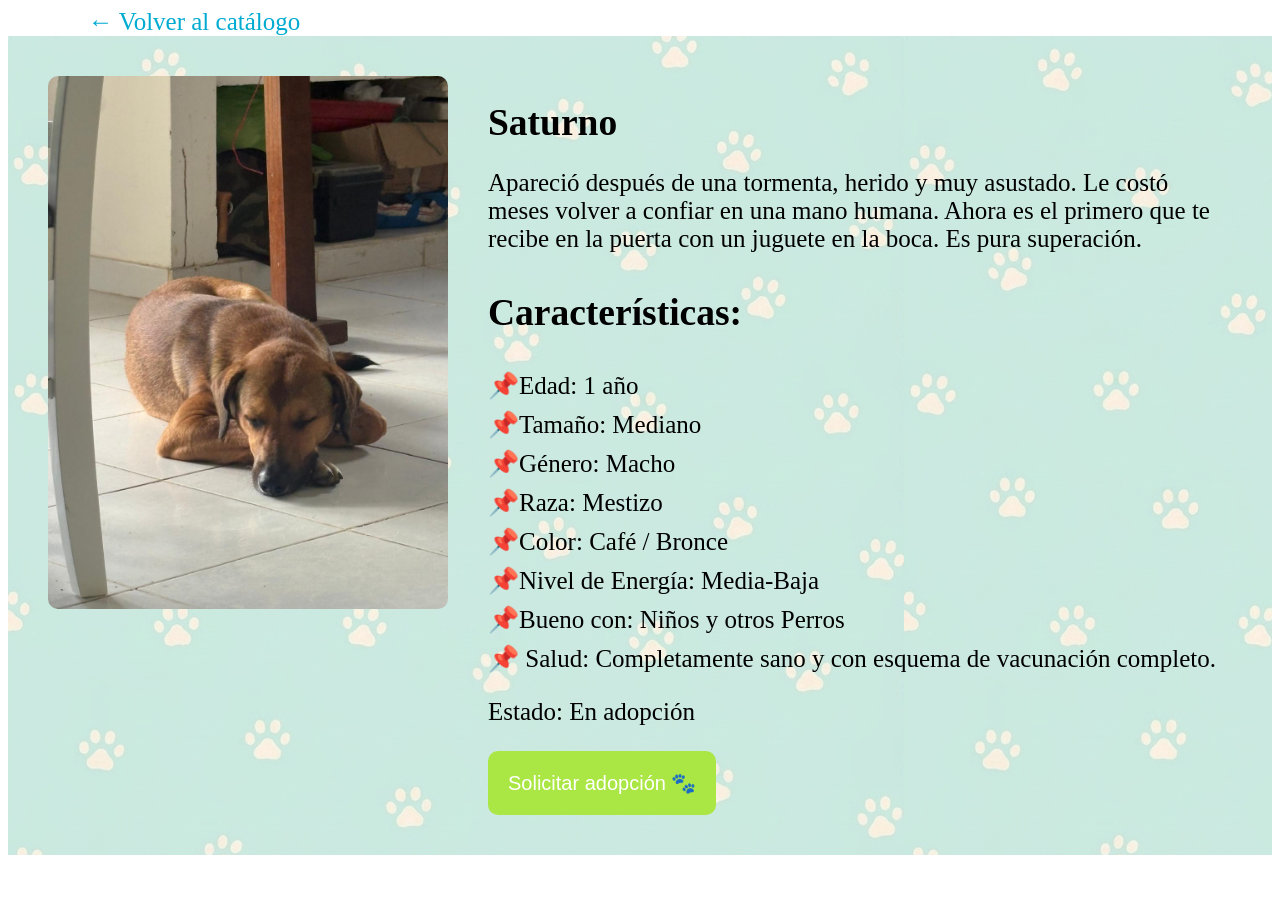
<file: Saturno.html>
<!DOCTYPE html>
<html lang="en">
<head>
    <meta charset="UTF-8">
    <meta name="viewport" content="width=device-width, initial-scale=1.0">
    <title>Document</title>
    <link rel="stylesheet" href="Saturno.css">
</head>
<body>
    <nav>
    <a href="catalogo.html">← Volver al catálogo</a>
</nav>

<div class="contenedor-perfil">
  
  <img src="IMAGEN PERRO 3.jpeg" alt="Saturno" class="foto-perro" width="350px">

  <div class="informacion">
    <h1>Saturno</h1>
    <p>Apareció después de una tormenta, herido y muy asustado. Le costó meses volver a confiar en una mano humana. Ahora es el primero que te recibe en la puerta con un juguete en la boca. Es pura superación.</p>
    
    <h3>Características:</h3>
    <ul>
      <li>📌Edad: 1 año</li>
      <li>📌Tamaño: Mediano</li>
      <li>📌Género: Macho</li>
      <li>📌Raza: Mestizo</li>
      <li>📌Color: Café / Bronce</li>
      <li>📌Nivel de Energía: Media-Baja</li>
      <li>📌Bueno con: Niños y otros Perros</li>
      <li>📌 Salud: Completamente sano y con esquema de vacunación completo.</li>
    </ul>

    <p>Estado: En adopción</p>
    <button type="button">Solicitar adopción  🐾</button>
  </div>
</div>
</body>
</html>
</file>
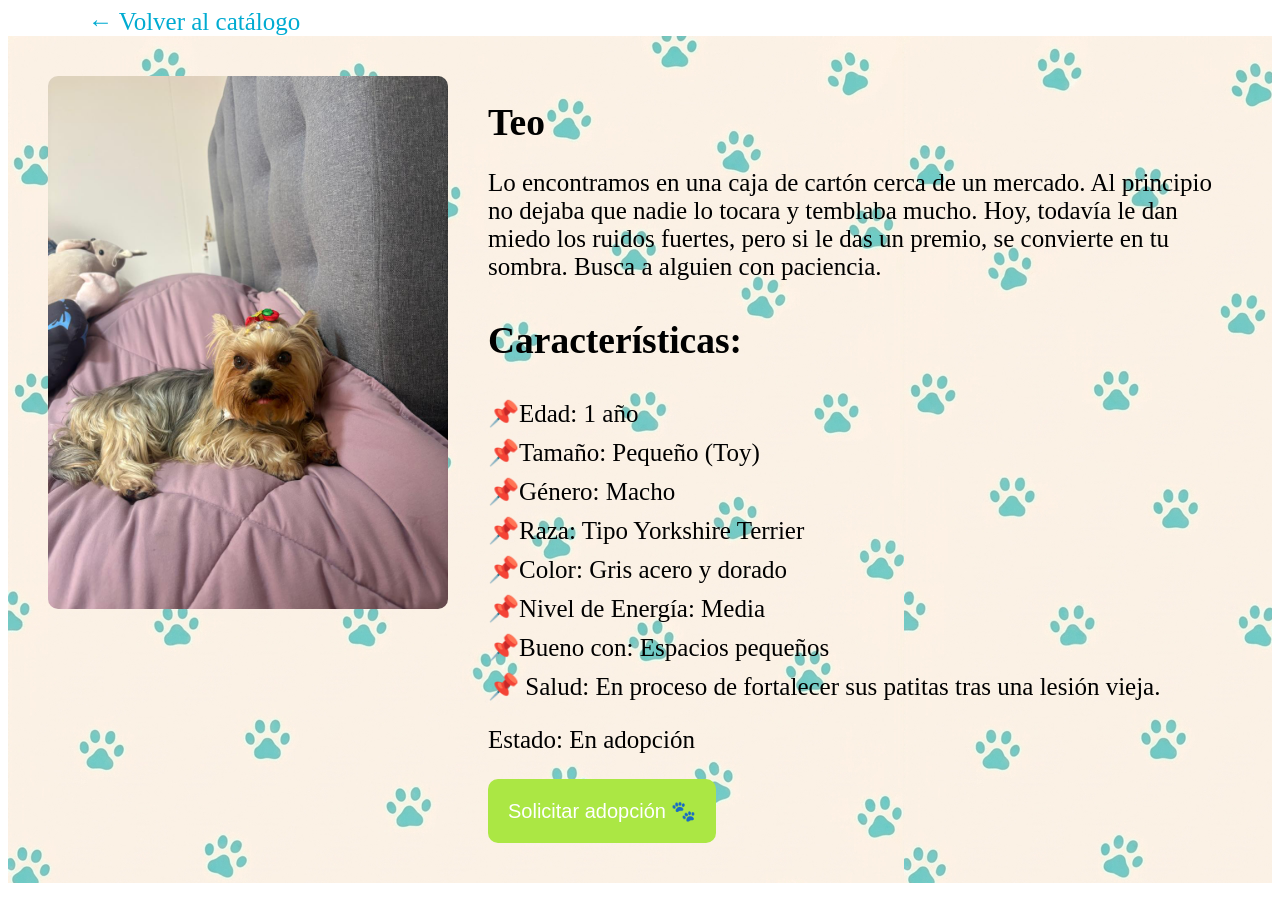
<file: Teo.html>
<!DOCTYPE html>
<html lang="en">
<head>
    <meta charset="UTF-8">
    <meta name="viewport" content="width=device-width, initial-scale=1.0">
    <title>Document</title>
    <link rel="stylesheet" href="Teo.css">
</head>
<body>
    <nav>
    <a href="catalogo.html">← Volver al catálogo</a>
</nav>

<div class="contenedor-perfil">
  <img src="IMAGEN PERRO 7 .jpeg" alt="Teo" class="foto-perro" width="350px">

  <div class="informacion">
    <h1>Teo</h1>
    <p>Lo encontramos en una caja de cartón cerca de un mercado. Al principio no dejaba que nadie lo tocara y temblaba mucho. Hoy, todavía le dan miedo los ruidos fuertes, pero si le das un premio, se convierte en tu sombra. Busca a alguien con paciencia.</p>
    
    <h3>Características:</h3>
    <ul>
      <li>📌Edad: 1 año</li>
      <li>📌Tamaño: Pequeño (Toy)</li>
      <li>📌Género: Macho</li>
      <li>📌Raza: Tipo Yorkshire Terrier</li>
      <li>📌Color: Gris acero y dorado</li>
      <li>📌Nivel de Energía: Media</li>
      <li>📌Bueno con: Espacios pequeños</li>
      <li>📌 Salud: En proceso de fortalecer sus patitas tras una lesión vieja.</li>
    </ul>

    <p>Estado: En adopción</p>
    <button type="button">Solicitar adopción  🐾</button>
  </div>
</div>
</body>
</html>
</file>
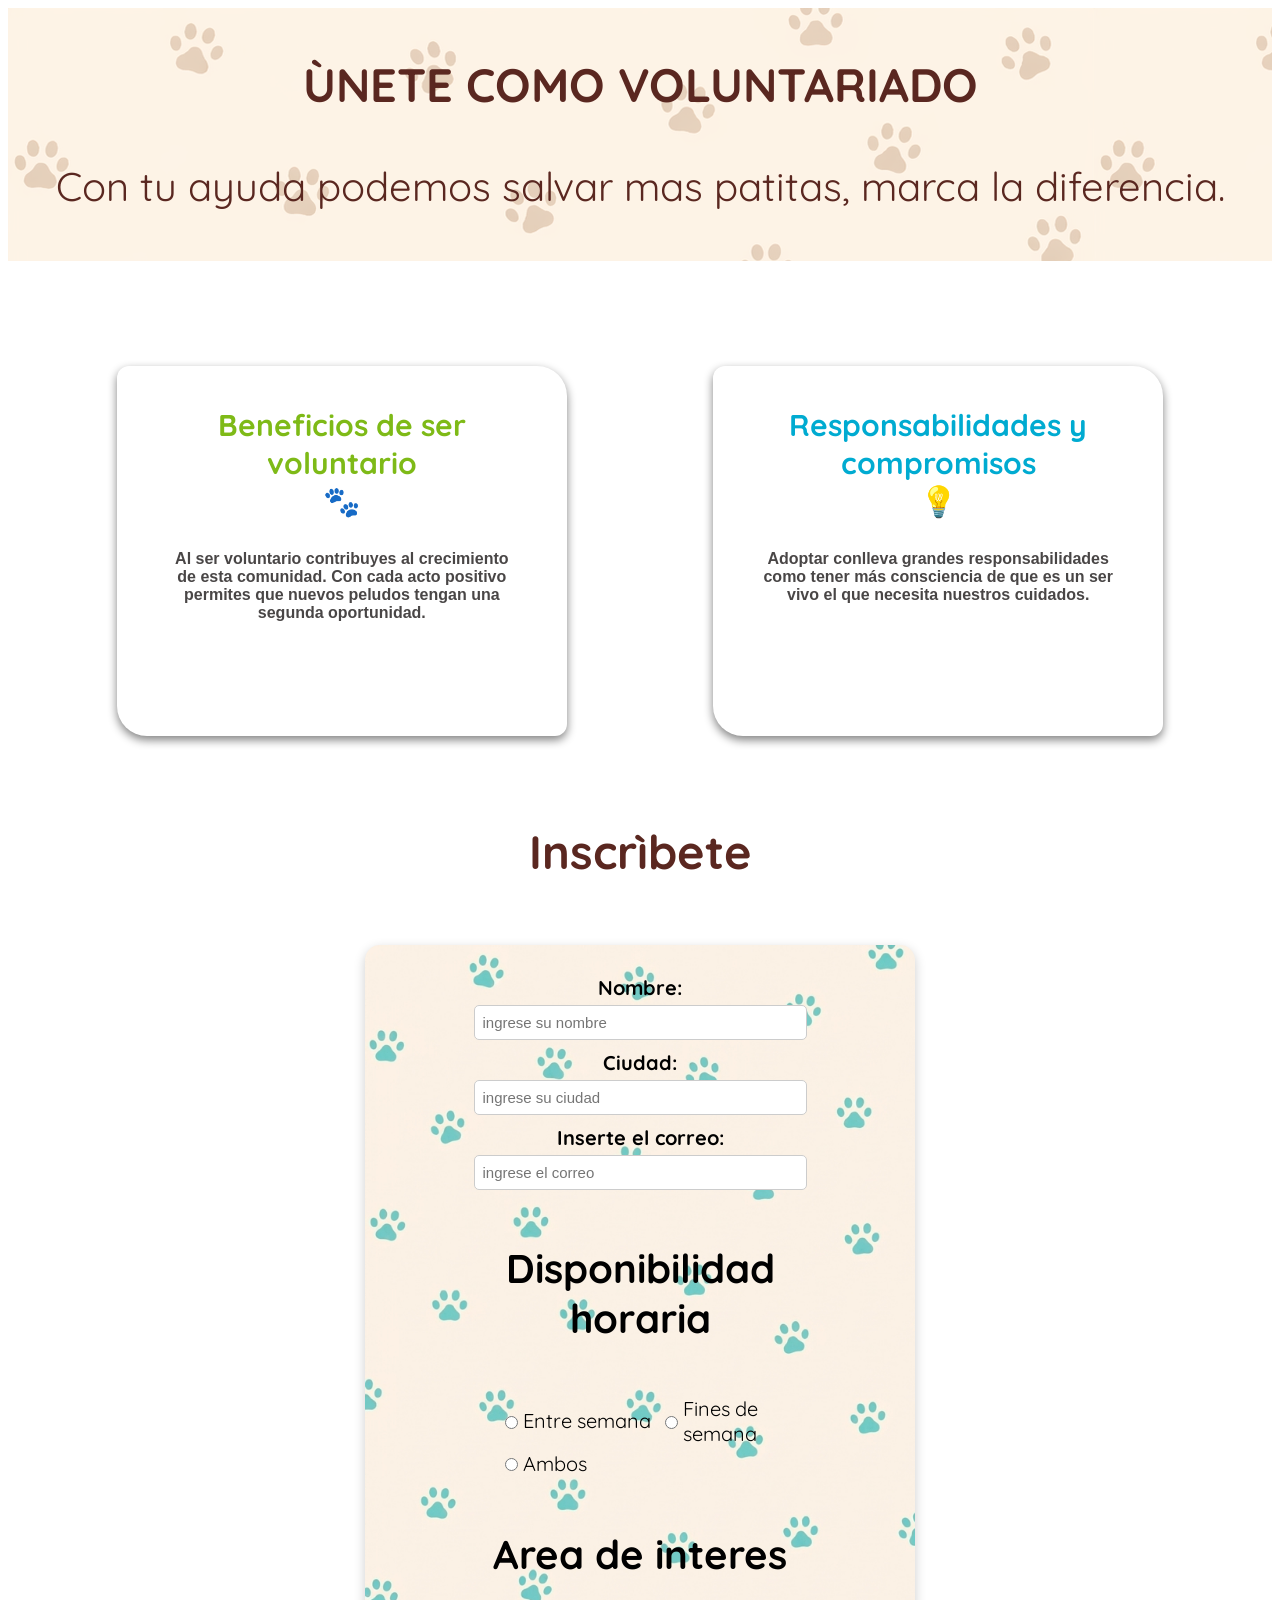
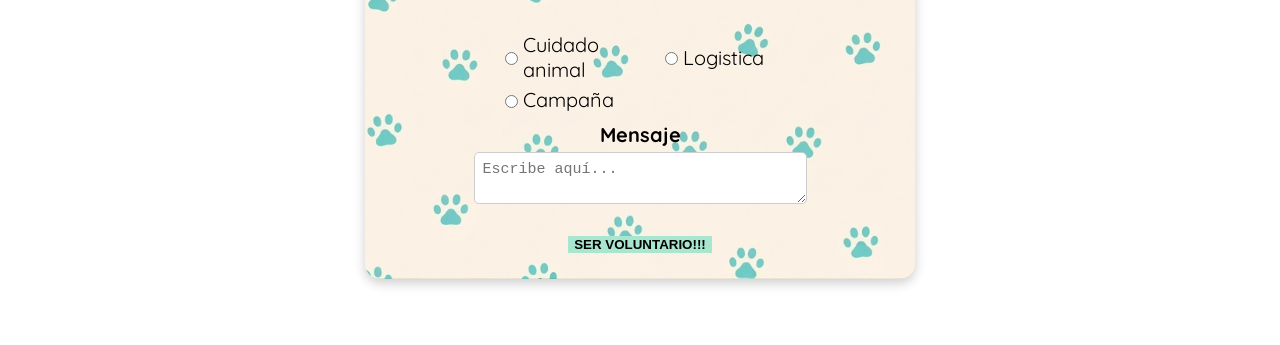
<file: voluntariado.html>
<!DOCTYPE html>
<html lang="en">
<head>
    <meta charset="UTF-8">
    <meta name="viewport" content="width=device-width, initial-scale=1.0">
    <title>Document</title>
    <link rel="stylesheet" href="voluntario.css">
    <link rel="preconnect" href="https://fonts.googleapis.com">
    <link rel="preconnect" href="https://fonts.gstatic.com" crossorigin>
    <link href="https://fonts.googleapis.com/css2?family=Quicksand:wght@300..700&display=swap" rel="stylesheet">
    
</head>
<body>
    <header>
        <nav>
        <section class="titulo">
            <h1>ÙNETE COMO VOLUNTARIADO</h1>
            <p>Con tu ayuda podemos salvar mas patitas, marca la diferencia.</p>
            </section>
        </nav>   
    </header>
    <main>
        <section id="beneficios">
            <div class="tarjetas">
                <div id="tarjeta1" class="tarjeta">
                <h3>Beneficios de ser voluntario<br>🐾</h3>
                <h4>Al ser voluntario contribuyes al crecimiento de esta comunidad. Con cada acto positivo permites que nuevos peludos tengan una segunda oportunidad.</h4>
                </div>

                <div id="tarjeta2" class="tarjeta">
                <h3>Responsabilidades y compromisos <br>💡</h3>
                <h4>Adoptar conlleva grandes responsabilidades como tener más consciencia de que es un ser vivo el que necesita nuestros cuidados.</h4>
                 </div>
            </div>
        </section>
        <section id="pertenece">
            <div id="pertenecer">
            <h3>Inscrìbete</h3>
            </div>
            <section id="inscrìbete">
                <div class="card">
                        <form action="/table.html" method="post">
                            <label for="nombre">Nombre:</label>
                            <input type="text" id="nombre" name="nombre" pattern="[a-zA-ZáéíóúÁÉÍÓÚñÑ ]+" title="Solo se permiten letras y espacios" required placeholder="ingrese su nombre">
                            <label for="apellido">Ciudad:</label>
                            <input type="text" id="apellido" placeholder="ingrese su ciudad">
                            <label for="correo">Inserte el correo:</label>
                            <input type="email" id="correo" placeholder="ingrese el correo">
                            <div class="seccion-consulta">
                                <h4>Disponibilidad horaria</h4>
                                <div class="grid-opciones">
                                    <label><input type="radio" name="solicitud" value="A">Entre semana</label>
                                    <label><input type="radio" name="solicitud" value="D">Fines de semana</label>
                                    <label><input type="radio" name="solicitud" value="V">Ambos</label>
                                </div>
                            </div>
                            <div class="seccion-consulta">
                                <h4>Area de interes</h4>
                                <div class="grid-opciones">
                                    <label><input type="radio" name="solicitud" value="A">Cuidado animal</label>
                                    <label><input type="radio" name="solicitud" value="D">Logistica</label>
                                    <label><input type="radio" name="solicitud" value="V">Campaña</label>
                                </div>
                            </div>
                            <label for="mensaje">Mensaje</label>
                            <textarea id="mensaje" rows="2" placeholder="Escribe aquí..."></textarea>
                            
                            <input type="submit" value="SER VOLUNTARIO!!!" class="btn-submit">
                        </form>
                    </div>    
                </section>
                </div>    
            </section>
</file>
<file: style.css>
nav{
    display: flex;
    justify-content: space-between;
    height: 17dvh;
    background-image: url(FONDO\ ayudanos.png);
}
main{position: relative;}

#fondo {
    display: flex;
    height: 100dvh;
    align-items: center;
    padding: 80px 60px;       
    justify-content: space-between;
    background-size: cover;  
    background-position: center; 
    animation: fondo 70s infinite;
}
@keyframes fondo{
    0% {
        background-image: url("conejo.jpeg");
    }
    30% {
        background-image: url("milu.jpeg");
    }
    50% {
        background-image: url("perro1.jpeg");
    }
    70% {
        background-image: url("perro2.jpeg");
    }
    100% {
        background-image: url("perro.jpeg");
    }
}

#fondo div {
    max-width: 700px;  
}

#titulo {
    font-size: 70px;
    font-family: "Quicksand", sans-serif;
    font-optical-sizing: auto;
    font-weight: weight;
    font-style: normal;
    color: white;              
    margin: 0 0 50px 0;
    line-height: 1.2;
    text-align: center;
    animation: slideInUp 2s;
}
@keyframes slideInUp {
    0% {
        transform: translateY(50px); 
        opacity: 0;
    }
    100% {
        transform: translateY(0); 
        opacity: 1;
    }
}

#palabra {
    font-size: 20px;
    font-family: "Quicksand", sans-serif;
    font-optical-sizing: auto;
    font-weight: weight;
    font-style: normal;
    color: rgb(255, 255, 255);
    margin: 0;
    font-weight: normal;       
    text-align: center;
    animation: slideInUp 1s ease 0.5s forwards;
}


#inicio{
    display: flex;
    list-style: none;
    justify-content: right;
    gap: 5%;
    padding: 5px;
}

ul a{
    text-decoration: none;
    color:#5A2720;
    font-family: "Quicksand", sans-serif;
    font-optical-sizing: auto;
    font-weight: weight;
    font-style: normal;
    display: block;
    font-size: 25px;
    padding: 15px 15px;
    text-align: right;
}

ul a:hover{
    background-color: #F5A01D;
    color:aliceblue;
}


#botones{
margin-top: 100px;
padding:5px 20px;
display: flex;          
justify-content: center;    
gap: 20px; 
animation: slideInUp 1s ease 1s forwards;
}
#botones1:hover{
    transform: scale(1.1)
}
#botones2:hover{
    transform: scale(1.1)
}

#botones1{
font-family: 'Lucida Sans', 'Lucida Sans Regular', 'Lucida Grande', 'Lucida Sans Unicode', Geneva, Verdana, sans-serif;
 background-color: #ABE744;
  border: none;
  padding: 20px;
  border-radius: 10px;
  color: white;
  cursor: pointer;
  font-size: 20px;
}
#botones2{
font-family: 'Lucida Sans', 'Lucida Sans Regular', 'Lucida Grande', 'Lucida Sans Unicode', Geneva, Verdana, sans-serif;
 background-color: #F5A01D;
  border: none;
  padding: 20px;
  border-radius: 10px;
  color: white;
  cursor: pointer;
  font-size: 20px;
}

.conocenos{
    padding: 80px;
}
#quienessomos{
    display: flex;
}

#quienessomos div h3{
    color:#5A2720;
    font-family: "Quicksand", sans-serif;
    font-optical-sizing: auto;
    font-weight: weight;
    font-style: normal;
    font-optical-sizing: auto;
    font-weight: weight;
    font-style: normal;
    font-size: 80px;
    padding-left: 50px;
}

#quienessomos img{
    width: 350px;
    justify-content: right;
    padding-right: 0px;
}
#quienessomos div h4{
    color:#494646;
    font-family: 'Lucida Sans', 'Lucida Sans Regular', 'Lucida Grande', 'Lucida Sans Unicode', Geneva, Verdana, sans-serif;
    padding-right: 120px;
    padding-left: 50px;
    font-size: 15px;
    padding-top: opx;
}



.tarjetas {
  display: flex;
  justify-content:center;
  gap: 20px;
  padding-top:65px;
}

.tarjeta{
  margin: 40px 5%;
  padding: 10px 50px;
  border-radius: 12px 30px;
  width: 350px;
  height: 350px;
  box-shadow: 0px 4px 10px rgba(0, 0, 0, 0.493);
}

.tarjeta:hover{
    transform: scale(1.1);
}

#tarjeta1 h3{
    color: #7eba17;
    font-family: "Quicksand", sans-serif;
    font-optical-sizing: auto;
    font-weight: weight;
    font-style: normal;
    font-size: 40px;
    text-align: center;
}
#tarjeta2 h3{
    color: #00abd1;
    font-family: "Quicksand", sans-serif;
    font-optical-sizing: auto;
    font-weight: weight;
    font-style: normal;
    text-align: center;
    font-size: 40px;
}

#tarjeta1 h4{
    color:#494646;
    font-family: 'Lucida Sans', 'Lucida Sans Regular', 'Lucida Grande', 'Lucida Sans Unicode', Geneva, Verdana, sans-serif;
    text-align: center;
    padding-bottom: 20px;
}
#tarjeta2 h4{
    color:#494646;
    font-family: 'Lucida Sans', 'Lucida Sans Regular', 'Lucida Grande', 'Lucida Sans Unicode', Geneva, Verdana, sans-serif;
    text-align: center;
    padding-bottom: 20px;
}



.contenedor{
    background-size: cover;
    font-size: 50px;
    font-family: "Quicksand", sans-serif;
    font-optical-sizing: auto;
    font-weight: weight;
    font-style: normal;
    margin: 0;
    color: #5A2720;
    text-align: center;
    padding-top: 1px;
    height: 60dvh;
    background-image: url(image.png);
}

.boto{
    padding-top: 6px;
}
@keyframes swing {
    0% { transform: rotate(0deg); }
    20% { transform: rotate(15deg); }
    40% { transform: rotate(-10deg); }
    60% { transform: rotate(5deg); }
    80% { transform: rotate(-5deg); }
    100% { transform: rotate(0deg); }
}

#botones5{
font-family: 'Lucida Sans', 'Lucida Sans Regular', 'Lucida Grande', 'Lucida Sans Unicode', Geneva, Verdana, sans-serif;
 background-color: #F5A01D;
  border: none;
  padding: 20px;
  border-radius: 10px;
  color: white;
  cursor: pointer;
  font-size: 20px;
  margin: 2%;
  animation: swing 1.6s infinite;
}
a {
  text-decoration: none;
  display: inline-block;
}    
#botones3{
font-family: 'Lucida Sans', 'Lucida Sans Regular', 'Lucida Grande', 'Lucida Sans Unicode', Geneva, Verdana, sans-serif;
 background-color: #ABE744;
  border: none;
  padding: 20px;
  border-radius: 10px;
  color: white;
  cursor: pointer;
  font-size: 20px;
    margin: 2%;
    animation: swing 1.6s infinite;
}
#botones4{
font-family: 'Lucida Sans', 'Lucida Sans Regular', 'Lucida Grande', 'Lucida Sans Unicode', Geneva, Verdana, sans-serif;
 background-color: #00abd1;
  border: none;
  padding: 20px;
  border-radius: 10px;
  color: white;
  cursor: pointer;
  font-size: 20px;
    margin: 2%;
    animation: swing 1.6s infinite;
}

#testi{
    color:#5A2720;
    font-family: "Quicksand", sans-serif;
    font-optical-sizing: auto;
    font-weight: weight;
    font-style: normal;
    font-size: 80px;
    padding: 0px 40px;
    text-align: center;
}
.comentarios{
  display: flex;
  justify-content: center;
  align-items: center; 
  gap: 20px;
    padding-top: 70px;
}
.comentario{
  margin: 60px 1%;
  padding: 10px 50px;
  border-radius: 10px 30px;
  width: 250px;
  height: 300px;
  box-shadow: 0px 4px 10px rgba(0, 0, 0, 0.493);
}
.comentario img{
    border-radius: 50%;
    width: 100px;
    height: 100px;
}
.comentario:hover{
    transform: scale(1.1);
}
.comentario h3{
    font-size: 23px;
    font-family: "Quicksand", sans-serif;
    font-optical-sizing: auto;
    font-weight: weight;
    font-style: normal; 
}
.comentario h4{
    font-family: "Quicksand", sans-serif;
    font-optical-sizing: auto;
    font-weight: weight;
    font-style: normal;
}
#comentario1{
    background-color:#7eba1765 ;
}
#comentario2{
    background-color:#f59f1d64 ;
}
#comentario3{
    background-color:#00abd15a ;
}
#comentario4{
    background-color:#ba179946 ;
}


.carrusel{
    display: grid;
    grid-auto-flow: column;
    grid-auto-columns: 250px;
    justify-items: stretch;
    animation: animation 30s linear infinite;
}
.carrusel img{
    border-radius: 100%;
    box-shadow: 0px 4px 10px rgba(0, 0, 0, 0.56);
}

@keyframes animation {
    0% {
        transform: translateX(0px);
    }
   
    50% {
        transform: translateX(-800px);
    }
   
    100% {
        transform: translateX(0px);
    }
}



.siguenos{
    background-size: cover;
    font-size: 50px;
    font-family: "Quicksand", sans-serif;
    font-optical-sizing: auto;
    font-weight: weight;
    font-style: normal;
    color: #5A2720;
    text-align: center;
    padding-top: 1px;
    height: 50dvh;
    background-image: url(image.png);
}

.botone img {
    width: 100px;   
    height: 100px;  
    object-fit: contain; 
    border-radius: 100%;
    padding: 0px 50px 0px;
    animation: swing 1.6s infinite;
}



.card {
  width: 350px; 
  background: white;
  border-radius: 15px;
  box-shadow: 0px 4px 12px rgba(0,0,0,0.2);
  text-align: center;
  padding: 20px 100px;
  margin: 5% auto;
  transition: transform 0.3s ease;
  background-image: url(FONDO4.png);
  background-size: cover;
    font-size: 40px;
    font-family: "Quicksand", sans-serif;
    font-optical-sizing: auto;
    font-weight: weight;
    font-style: normal;
}
.card:hover {
  transform: translateY(-5px);
}

label {
  display: block;
  font-weight: bold;
  margin-top: 10px;
  font-size: 24px;
}

input[type="text"], 
input[type="number"], 
input[type="email"],
textarea {
  display: block;
  margin: 5px auto;
  width: 90%;
  padding: 8px;
  border: 1px solid #ccc;
  border-radius: 5px;
  font-size: 15px;
}

.grid-opciones {
  display: grid;
  grid-template-columns: 1fr 1fr; 
  text-align: left;
  gap: 5px;
  margin: 10px 0;
  padding-left: 10%;
}
.grid-opciones label {
  font-weight: normal;
  margin: 0;
  display: flex;
  align-items: center;
}
.grid-opciones input {
  width: auto; 
  margin-right: 5px;
}
.btn-submit {
  background-color: #a8e6cf;
  border: none;
  font-weight: bold;
  cursor: pointer;
  margin-top: 15px !important;
  transition: 0.3s;
}
.btn-submit:hover {
  background-color: #88d4b8;
}    

.footer {
    background-color: #2f2f2f;
    color: #fff;
    padding: 40px 20px 10px;
    font-size: 20px;
    font-family: "Quicksand", sans-serif;
    font-optical-sizing: auto;
    font-weight: weight;
    font-style: normal;
}

.footer-container {
    display: flex;
    justify-content: space-around;
    flex-wrap: wrap;
    gap: 30px;
}

.footer-section {
    max-width: 250px;
}

.footer-section h3 {
    margin-bottom: 10px;
    color: #a8e6cf;
}

.footer-section p {
    font-size: 14px;
    line-height: 1.5;
}

.footer-section a {
    display: block;
    color: #ccc;
    text-decoration: none;
    margin: 5px 0;
    transition: 0.3s;
}

.footer-section a:hover {
    color: #a8e6cf;
}


.social-icons a {
    display: inline-block;
    margin-right: 10px;
}

.footer-bottom {
    text-align: center;
    margin-top: 20px;
    border-top: 1px solid #444;
    padding-top: 10px;
    font-size: 13px;
}




@media (max-width: 480px){
nav{
    width: 100%;
    height: auto;
    padding: 10px;
    display: flex;
    justify-content: center;
    align-items: center;
    background-size: cover;
    background-position: center;
}
#logo{
    display: none;
}
#inicio{
    flex-direction: column;
    align-items: center;
    gap: 10px;
    padding: 0;
}
ul a{
    font-size: 18px;
    padding: 10px;
    text-align: center;
}
#fondo{
    flex-direction: column;
    justify-content: center;
    padding: 20px;
    text-align: center;
}
#titulo{
    font-size: 32px;
}
#palabra{
    font-size: 16px;
}
#botones{
    flex-direction: column;
    gap: 10px;
    margin-top: 30px;
}
#botones1, #botones2{
    margin-top: 30px;
    width: 100%;
    font-size: 16px;
    padding: 12px;
}
#quienessomos{
    flex-direction: column;
    align-items: center;
    text-align: center;
}
#quienessomos img{
    width: 80%;
    margin-bottom: 20px;
}
#quienessomos div h3{
    font-size: 32px;
    padding: 0;
}
#quienessomos div h4{
    padding: 0 10px;
}
.tarjetas{
    flex-direction: column;
    align-items: center;
}
.tarjeta{
    width: 80%;
    height: auto;
}
.contenedor{
    background-size: cover;
    font-size: 30px;
    font-family: "Quicksand", sans-serif;
    font-optical-sizing: auto;
    font-weight: weight;
    font-style: normal;
    margin: 0;
    color: #5A2720;
    text-align: center;
    padding-top: 1px;
    height: 50dvh;
    background-image: url(image.png);
}
.boto{
    display: flex;
    flex-direction: column;
    width: 100%;
    justify-content: center;
}
#testi{
    font-size: 40px;
    padding-top: 100px;
}
.comentarios{
    flex-direction: column;
}
.comentario{
    width: 50%;
}
.siguenos{
    background-size: cover;
    font-size: 30px;
    font-family: "Quicksand", sans-serif;
    font-optical-sizing: auto;
    font-weight: weight;
    font-style: normal;
    color: #5A2720;
    text-align: center;
    padding-top: 1px;
    height: 26dvh;
    background-image: url(image.png);
}
.botone img {
    width: 50px;   
    height: 50px;  
    object-fit: contain; 
    border-radius: 100%;
    padding: 0px 30px 0px;
    animation: swing 1.6s infinite;
}
.card {
  width: 40%; 
  background: white;
  border-radius: 15px;
  box-shadow: 0px 4px 12px rgba(0,0,0,0.2);
  text-align: center;
  padding: 20px 100px;
  margin: 5% auto;
  transition: transform 0.3s ease;
  background-image: url(FONDO4.png);
  background-size: cover;
    font-size: 20px;
    font-family: "Quicksand", sans-serif;
    font-optical-sizing: auto;
    font-weight: weight;
    font-style: normal;
}
.grid-opciones {
  display: flex;
  flex-direction: column;
  grid-template-columns: 1fr 1fr; 
  text-align: left;
  gap: 5px;
  margin: 10px 0;
  padding-left: 10%;
}
.footer-container{
    flex-direction: column;
    align-items: center;
    text-align: center;
}
#mascota1,#mascota2{
    display: none;
}
@keyframes animation {
    0% {
        transform: translateX(0px);
    }
   
    50% {
        transform: translateX(-200px);
    }
   
    100% {
        transform: translateX(0px);
    }
}

}



@media (max-width: 820px){
nav{
    width: 100%;
    height: auto;
    padding: 10px;
    display: flex;
    justify-content: center;
    align-items: center;
    background-size: cover;
    background-position: center;
}
#logo{
    display: none;
}
#inicio{
    flex-direction: column;
    align-items: center;
    gap: 10px;
    padding: 0;
}
ul a{
    font-size: 30px;
    padding: 10px;
    text-align: center;
}
#fondo{
    flex-direction: column;
    justify-content: center;
    padding: 20px;
    text-align: center;
}
#titulo{
    font-size: 82px;
}
#palabra{
    font-size: 26px;
}
#botones{
    flex-direction: column;
    gap: 10px;
    margin-top: 30px;
}
#botones1, #botones2{
    margin-top: 30px;
    width: 100%;
    font-size: 26px;
    padding: 12px;
}
#quienessomos{
    flex-direction: column;
    align-items: center;
    text-align: center;
}
#quienessomos img{
    width: 80%;
    margin-bottom: 20px;
}
#quienessomos div h3{
    font-size: 62px;
    padding: 0;
}
#quienessomos div h4{
    padding: 0 10px;
}
.tarjetas{
    flex-direction: column;
    align-items: center;
}
.tarjeta{
    width: 80%;
    height: auto;
    font-size: 30px;
}
.contenedor{
    background-size: cover;
    font-size: 50px;
    font-family: "Quicksand", sans-serif;
    font-optical-sizing: auto;
    font-weight: weight;
    font-style: normal;
    margin: 0;
    color: #5A2720;
    text-align: center;
    padding-top: 1px;
    height: 50dvh;
    background-image: url(image.png);
}
.boto{
    display: flex;
    flex-direction: column;
    width: 100%;
    justify-content: center;
}
#testi{
    font-size: 60px;
    padding-top: 100px;
}
.comentarios{
    flex-direction: column;
    font-size: 25px;
}
.comentario{
    width: 80%;
}
.siguenos{
    background-size: cover;
    font-size: 50px;
    font-family: "Quicksand", sans-serif;
    font-optical-sizing: auto;
    font-weight: weight;
    font-style: normal;
    color: #5A2720;
    text-align: center;
    padding-top: 1px;
    height: 26dvh;
    background-image: url(image.png);
}
.botone img {
    width: 70px;   
    height: 70px;  
    object-fit: contain; 
    border-radius: 100%;
    padding: 0px 30px 0px;
    animation: swing 1.6s infinite;
}
.card {
  width: 40%; 
  background: white;
  border-radius: 15px;
  box-shadow: 0px 4px 12px rgba(0,0,0,0.2);
  text-align: center;
  padding: 20px 100px;
  margin: 5% auto;
  transition: transform 0.3s ease;
  background-image: url(FONDO4.png);
  background-size: cover;
    font-size: 20px;
    font-family: "Quicksand", sans-serif;
    font-optical-sizing: auto;
    font-weight: weight;
    font-style: normal;
}
.grid-opciones {
  display: flex;
  flex-direction: column;
  grid-template-columns: 1fr 1fr; 
  text-align: left;
  gap: 5px;
  margin: 10px 0;
  padding-left: 10%;
}
.footer-container{
    flex-direction: column;
    align-items: center;
    text-align: center;
    font-size: 40px;
}
.footer-section p {
    font-size: 25px;
    line-height: 1.5;
}
#mascota1{
    display: none;
}
@keyframes animation {
    0% {
        transform: translateX(0px);
    }
   
    50% {
        transform: translateX(-400px);
    }
   
    100% {
        transform: translateX(0px);
    }
}
}




@media (max-width: 1024px){
nav{
    width: 100%;
    height: auto;
    padding: 10px;
    display: flex;
    justify-content: center;
    align-items: center;
    background-size: cover;
    background-position: center;
}
#inicio{
    flex-direction: column;
    align-items: center;
    gap: 10px;
    padding: 0;
}
#logo{
    display: none;
}
ul a{
    font-size: 30px;
    padding: 10px;
    text-align: center;
}
#fondo{
    flex-direction: column;
    justify-content: center;
    padding: 20px;
    text-align: center;
}
#quienessomos img{
    width: 400px;
    height: 400px;
    justify-content: right;
    padding-right: 0px;
}
#quienessomos div h3{
    font-size: 62px;
    padding: 0;
}
#quienessomos div h4{
    padding: 0 10px;
}
#mascota1, #mascota2{
    display: none;
}
.comentarios{
    flex-direction: column;
    font-size: 25px;
}
.comentario{
    width: 80%;
}
.siguenos{
     height: 60dvh;
}
}
</file>
<file: Aguacate.css>
.contenedor-perfil {
  display: flex;       
  gap: 40px;           
  padding: 40px;
  align-items: flex-start;
   background-image: url(FONDO3.png); 
}

.foto-perro {
  width: 400px;        
  height: auto;        
  border-radius: 10px;
}

.informacion ul {
  list-style: none;   
  padding: 0;
  text-align: left;   
}

.informacion li {
  margin-bottom: 10px; 
}
button{
font-family: 'Lucida Sans', 'Lucida Sans Regular', 'Lucida Grande', 'Lucida Sans Unicode', Geneva, Verdana, sans-serif;
 background-color: #ABE744;
  border: none;
  padding: 20px;
  border-radius: 10px;
  color: white;
  cursor: pointer;
  font-size: 20px;

}
*{
    font-size: 25px;
}
h1, h3{
    font-size: 150%;
}
a{
     text-decoration: none;
     margin: 40px;
     padding: 40px;
     color: #00abd1;
}
@media (max-width: 1024px) {
    .contenedor-perfil {
        gap: 20px;
        padding: 30px;
    }
    .foto-perro {
        width: 350px;
    }
}

@media (max-width: 820px) {
    .contenedor-perfil {
        flex-direction: column;
        align-items: center;
        text-align: center;
    }
    .foto-perro {
        width: 90%;
        max-width: 500px;
    }
    .informacion ul {
        text-align: center;
        display: inline-block;
    }
    a {
        margin: 20px;
        padding: 20px;
    }
}

@media (max-width: 480px) {
    * {
        font-size: 18px;
    }
    h1, h3 {
        font-size: 130%;
    }
    .contenedor-perfil {
        padding: 20px;
        gap: 15px;
    }
    .foto-perro {
        width: 100%;
    }
    button {
        width: 100%;
        padding: 15px;
    }
    a {
        margin: 10px;
        padding: 10px;
    }
}
</file>
<file: Berenjena.css>
.contenedor-perfil {
  display: flex;       
  gap: 40px;           
  padding: 40px;
  align-items: flex-start;
   background-image: url(FONDO4.png); 
}

.foto-perro {
  width: 400px;        
  height: auto;        
  border-radius: 10px;
}

.informacion ul {
  list-style: none;   
  padding: 0;
  text-align: left;   
}

.informacion li {
  margin-bottom: 10px; 
}
button{
font-family: 'Lucida Sans', 'Lucida Sans Regular', 'Lucida Grande', 'Lucida Sans Unicode', Geneva, Verdana, sans-serif;
 background-color: #ABE744;
  border: none;
  padding: 20px;
  border-radius: 10px;
  color: white;
  cursor: pointer;
  font-size: 20px;

}
*{
    font-size: 25px;
}
h1, h3{
    font-size: 150%;
}
a{
     text-decoration: none;
     margin: 40px;
     padding: 40px;
     color: #00abd1;
}
@media (max-width: 1024px) {
    .contenedor-perfil {
        gap: 20px;
        padding: 30px;
    }
    .foto-perro {
        width: 350px;
    }
}

@media (max-width: 820px) {
    .contenedor-perfil {
        flex-direction: column;
        align-items: center;
        text-align: center;
    }
    .foto-perro {
        width: 90%;
        max-width: 500px;
    }
    .informacion ul {
        text-align: center;
        display: inline-block;
    }
    a {
        margin: 20px;
        padding: 20px;
    }
}

@media (max-width: 480px) {
    * {
        font-size: 18px;
    }
    h1, h3 {
        font-size: 130%;
    }
    .contenedor-perfil {
        padding: 20px;
        gap: 15px;
    }
    .foto-perro {
        width: 100%;
    }
    button {
        width: 100%;
        padding: 15px;
    }
    a {
        margin: 10px;
        padding: 10px;
    }
}
</file>
<file: Bollito.css>
.contenedor-perfil {
  display: flex;       
  gap: 40px;           
  padding: 40px;
  align-items: flex-start;
   background-image: url(FONDO2.jpeg); 
}

.foto-perro {
  width: 400px;        
  height: auto;        
  border-radius: 10px;
}

.informacion ul {
  list-style: none;   
  padding: 0;
  text-align: left;   
}

.informacion li {
  margin-bottom: 10px; 
}
button{
font-family: 'Lucida Sans', 'Lucida Sans Regular', 'Lucida Grande', 'Lucida Sans Unicode', Geneva, Verdana, sans-serif;
 background-color: #ABE744;
  border: none;
  padding: 20px;
  border-radius: 10px;
  color: white;
  cursor: pointer;
  font-size: 20px;

}
*{
    font-size: 25px;
}
h1, h3{
    font-size: 150%;
}
a{
     text-decoration: none;
     margin: 40px;
     padding: 40px;
     color: #00abd1;
}
@media (max-width: 1024px) {
    .contenedor-perfil {
        gap: 20px;
        padding: 30px;
    }
    .foto-perro {
        width: 350px;
    }
}

@media (max-width: 820px) {
    .contenedor-perfil {
        flex-direction: column;
        align-items: center;
        text-align: center;
    }
    .foto-perro {
        width: 90%;
        max-width: 500px;
    }
    .informacion ul {
        text-align: center;
        display: inline-block;
    }
    a {
        margin: 20px;
        padding: 20px;
    }
}

@media (max-width: 480px) {
    * {
        font-size: 18px;
    }
    h1, h3 {
        font-size: 130%;
    }
    .contenedor-perfil {
        padding: 20px;
        gap: 15px;
    }
    .foto-perro {
        width: 100%;
    }
    button {
        width: 100%;
        padding: 15px;
    }
    a {
        margin: 10px;
        padding: 10px;
    }
}
</file>
<file: style2.css>
* {
    margin: 0;
    padding: 0;
    box-sizing: border-box;
    font-family: 'Lucida Sans', 'Lucida Sans Regular', 'Lucida Grande', 'Lucida Sans Unicode', Geneva, Verdana, sans-serif;
}    

.contenedor{
    background-image: url(FONDO2.jpeg);
    background-size: cover;
    background-position: center;
    font-size: 50px;
    max-width: 100%;
    color: #5A2720;
    text-align: center;

    display: grid;
    grid-template-columns: repeat(4, 1fr); 
    gap: 20px;
    padding: 20px;
}

.contenedor h3{
    grid-column: 1 / -1;
    font-size: 28px;
    margin-bottom: 20px;
}

.card {
  width: 220px;
  background: white;
  border-radius: 15px;
  overflow: hidden;
  box-shadow: 0px 4px 12px rgba(0,0,0,0.2);
  text-align: center;
  padding: 10px;
  margin: auto;
  transition: transform 0.3s ease;
}

.card:hover {
  transform: translateY(-5px);
}

.card img {
  width: 100%;
  height: 160px;
  object-fit: cover;
  display: block;
}

.card h3 {
  margin-top: 10px;
  font-size: 18px;
}

.card a {
  text-decoration: none;
  color: #5A2720;
  font-weight: bold;
}
.card p {
  font-size: 14px;
  color: gray;
  margin-top: 5px;
}
button{
    font-family: 'Lucida Sans', 'Lucida Sans Regular', 'Lucida Grande', 'Lucida Sans Unicode', Geneva, Verdana, sans-serif;
 background-color: #ABE744;
  border: none;
  padding: 20px;
  border-radius: 10px;
  color: white;
  cursor: pointer;
  font-size: 20px;
    margin: 2%;
}
@media (max-width: 480px) {
    .contenedor {
        grid-template-columns: 1fr; 
        font-size: 28px; 
        padding: 10px;
    }

    .card {
        width: 90%; 
        margin: 15px auto; 
        padding: 0; 
    }

    .card img {
        width: 100%;       
        height: 240px;     
        object-fit: cover; 
    }

    .grid-opciones {
        grid-template-columns: 1fr; 
        padding-left: 20%; 
    }

    button, .btn-submit {
        width: 80%;
        padding: 15px;
        font-size: 18px;
    }

    .card h3 {
        font-size: 22px;
        padding-top: 10px; 
    }

    .card p {
        padding: 5px 15px; 
    }
}
@media (max-width: 1024px) {
    .contenedor {
        grid-template-columns: repeat(2, 1fr); 
        gap: 25px;
        padding: 30px;
    }

    .card {
        width: 300px; 
    }

    .card img {
        height: 200px; 
    }

    .contenedor h3 {
        font-size: 32px;
    }

    button, .btn-submit {
        padding: 15px 30px;
        font-size: 18px;
    }
}
@media (max-width: 820px) {
    .contenedor {
        grid-template-columns: repeat(2, 1fr); 
        gap: 20px;
        padding: 20px;
        font-size: 35px; 
    }

    .card {
        width: 85%; 
        max-width: 320px;
    }

    .card img {
        height: 220px;
    }

    .grid-opciones {
        grid-template-columns: 1fr 1fr; 
        font-size: 16px;
    }

    button, .btn-submit {
        width: auto;
        padding: 12px 25px;
    }
}
</file>
<file: formulariov.css>
.card {
  width: 350px; 
  background: white;
  border-radius: 15px;
  box-shadow: 0px 4px 12px rgba(0,0,0,0.2);
  text-align: center;
  padding: 20px 150px;
  margin: 5% auto;
  transition: transform 0.3s ease;
  background-image: url(FONDO2.jpeg);
  background-size: cover;
   font-size: 30px;
}

.card:hover {
  transform: translateY(-5px);
}

label {
  display: block;
  font-weight: bold;
  margin-top: 10px;
  font-size: 24px;
}

input[type="text"], 
input[type="number"], 
input[type="email"],
textarea {
  display: block;
  margin: 5px auto;
  width: 90%;
  padding: 8px;
  border: 1px solid #ccc;
  border-radius: 5px;
  font-size: 15px;
}

.grid-opciones {
  display: grid;
  grid-template-columns: 1fr 1fr; 
  text-align: left;
  gap: 5px;
  margin: 10px 0;
  padding-left: 10%;
}

.grid-opciones label {
  font-weight: normal;
  margin: 0;
  display: flex;
  align-items: center;
}

.grid-opciones input {
  width: auto; 
  margin-right: 5px;
}

.btn-submit {
  background-color: #a8e6cf;
  border: none;
  font-weight: bold;
  cursor: pointer;
  margin-top: 15px !important;
  transition: 0.3s;
}

.btn-submit:hover {
  background-color: #88d4b8;
}    
@media (max-width: 1024px) {
    .tarjeta {
        width: 70%;
        padding: 20px 50px;
    }
}

@media (max-width: 820px) {
    .tarjeta {
        width: 85%;
        padding: 20px 30px;
    }
}

@media (max-width: 480px) {
    .tarjeta {
        width: 95% !important;
        padding: 20px 15px !important;
        margin: 10px auto;
        overflow: hidden;
    }

    input, textarea {
        width: 100% !important;
        box-sizing: border-box;
        font-size: 16px;
    }

    .tarjeta h1 {
        font-size: 22px;
        white-space: normal;
        word-wrap: break-word;
    }

    .tipo-consulta, .opciones-ayuda {
        display: flex;
        flex-direction: column;
        align-items: flex-start;
        padding-left: 10%;
        gap: 10px;
    }
    
    * {
        font-size: 18px;
    }
}
</file>
<file: Francisco.css>
.contenedor-perfil {
  display: flex;       
  gap: 40px;           
  padding: 40px;
  align-items: flex-start;
   background-image: url(FONDO1.jpeg); 
}

.foto-perro {
  width: 400px;        
  height: auto;        
  border-radius: 10px;
}

.informacion ul {
  list-style: none;   
  padding: 0;
  text-align: left;   
}

.informacion li {
  margin-bottom: 10px; 
}
button{
font-family: 'Lucida Sans', 'Lucida Sans Regular', 'Lucida Grande', 'Lucida Sans Unicode', Geneva, Verdana, sans-serif;
 background-color: #ABE744;
  border: none;
  padding: 20px;
  border-radius: 10px;
  color: white;
  cursor: pointer;
  font-size: 20px;

}
*{
    font-size: 25px;
}
h1, h3{
    font-size: 150%;
}
a{
     text-decoration: none;
     margin: 40px;
     padding: 40px;
     color: #00abd1;
}
@media (max-width: 1024px) {
    .contenedor-perfil {
        gap: 20px;
        padding: 30px;
    }
    .foto-perro {
        width: 350px;
    }
}

@media (max-width: 820px) {
    .contenedor-perfil {
        flex-direction: column;
        align-items: center;
        text-align: center;
    }
    .foto-perro {
        width: 90%;
        max-width: 500px;
    }
    .informacion ul {
        text-align: center;
        display: inline-block;
    }
    a {
        margin: 20px;
        padding: 20px;
    }
}

@media (max-width: 480px) {
    * {
        font-size: 18px;
    }
    h1, h3 {
        font-size: 130%;
    }
    .contenedor-perfil {
        padding: 20px;
        gap: 15px;
    }
    .foto-perro {
        width: 100%;
    }
    button {
        width: 100%;
        padding: 15px;
    }
    a {
        margin: 10px;
        padding: 10px;
    }
}
</file>
<file: Osito.css>
.contenedor-perfil {
  display: flex;       
  gap: 40px;           
  padding: 40px;
  align-items: flex-start;
   background-image: url(FONDO4.png); 
}

.foto-perro {
  width: 400px;        
  height: auto;        
  border-radius: 10px;
}

.informacion ul {
  list-style: none;   
  padding: 0;
  text-align: left;   
}

.informacion li {
  margin-bottom: 10px; 
}
button{
font-family: 'Lucida Sans', 'Lucida Sans Regular', 'Lucida Grande', 'Lucida Sans Unicode', Geneva, Verdana, sans-serif;
 background-color: #ABE744;
  border: none;
  padding: 20px;
  border-radius: 10px;
  color: white;
  cursor: pointer;
  font-size: 20px;

}
*{
    font-size: 25px;
}
h1, h3{
    font-size: 150%;
}
a{
     text-decoration: none;
     margin: 40px;
     padding: 40px;
     color: #00abd1;
}
@media (max-width: 1024px) {
    .contenedor-perfil {
        gap: 20px;
        padding: 30px;
    }
    .foto-perro {
        width: 350px;
    }
}

@media (max-width: 820px) {
    .contenedor-perfil {
        flex-direction: column;
        align-items: center;
        text-align: center;
    }
    .foto-perro {
        width: 90%;
        max-width: 500px;
    }
    .informacion ul {
        text-align: center;
        display: inline-block;
    }
    a {
        margin: 20px;
        padding: 20px;
    }
}

@media (max-width: 480px) {
    * {
        font-size: 18px;
    }
    h1, h3 {
        font-size: 130%;
    }
    .contenedor-perfil {
        padding: 20px;
        gap: 15px;
    }
    .foto-perro {
        width: 100%;
    }
    button {
        width: 100%;
        padding: 15px;
    }
    a {
        margin: 10px;
        padding: 10px;
    }
}
</file>
<file: Pepperoni.css>
.contenedor-perfil {
  display: flex;       
  gap: 40px;           
  padding: 40px;
  align-items: flex-start;
   background-image: url(FONDO2.jpeg); 
}

.foto-perro {
  width: 400px;        
  height: auto;        
  border-radius: 10px;
}

.informacion ul {
  list-style: none;   
  padding: 0;
  text-align: left;   
}

.informacion li {
  margin-bottom: 10px; 
}
button{
font-family: 'Lucida Sans', 'Lucida Sans Regular', 'Lucida Grande', 'Lucida Sans Unicode', Geneva, Verdana, sans-serif;
 background-color: #ABE744;
  border: none;
  padding: 20px;
  border-radius: 10px;
  color: white;
  cursor: pointer;
  font-size: 20px;

}
*{
    font-size: 25px;
}
h1, h3{
    font-size: 150%;
}
a{
     text-decoration: none;
     margin: 40px;
     padding: 40px;
     color: #00abd1;
}
@media (max-width: 1024px) {
    .contenedor-perfil {
        gap: 20px;
        padding: 30px;
    }
    .foto-perro {
        width: 350px;
    }
}

@media (max-width: 820px) {
    .contenedor-perfil {
        flex-direction: column;
        align-items: center;
        text-align: center;
    }
    .foto-perro {
        width: 90%;
        max-width: 500px;
    }
    .informacion ul {
        text-align: center;
        display: inline-block;
    }
    a {
        margin: 20px;
        padding: 20px;
    }
}

@media (max-width: 480px) {
    * {
        font-size: 18px;
    }
    h1, h3 {
        font-size: 130%;
    }
    .contenedor-perfil {
        padding: 20px;
        gap: 15px;
    }
    .foto-perro {
        width: 100%;
    }
    button {
        width: 100%;
        padding: 15px;
    }
    a {
        margin: 10px;
        padding: 10px;
    }
}
</file>
<file: Saturno.css>
.contenedor-perfil {
  display: flex;       
  gap: 40px;           
  padding: 40px;
  align-items: flex-start;
   background-image: url(FONDO3.png); 
}

.foto-perro {
  width: 400px;        
  height: auto;        
  border-radius: 10px;
}

.informacion ul {
  list-style: none;   
  padding: 0;
  text-align: left;   
}

.informacion li {
  margin-bottom: 10px; 
}
button{
font-family: 'Lucida Sans', 'Lucida Sans Regular', 'Lucida Grande', 'Lucida Sans Unicode', Geneva, Verdana, sans-serif;
 background-color: #ABE744;
  border: none;
  padding: 20px;
  border-radius: 10px;
  color: white;
  cursor: pointer;
  font-size: 20px;

}
*{
    font-size: 25px;
}
h1, h3{
    font-size: 150%;
}
a{
     text-decoration: none;
     margin: 40px;
     padding: 40px;
     color: #00abd1;
}
@media (max-width: 1024px) {
    .contenedor-perfil {
        gap: 20px;
        padding: 30px;
    }
    .foto-perro {
        width: 350px;
    }
}

@media (max-width: 820px) {
    .contenedor-perfil {
        flex-direction: column;
        align-items: center;
        text-align: center;
    }
    .foto-perro {
        width: 90%;
        max-width: 500px;
    }
    .informacion ul {
        text-align: center;
        display: inline-block;
    }
    a {
        margin: 20px;
        padding: 20px;
    }
}

@media (max-width: 480px) {
    * {
        font-size: 18px;
    }
    h1, h3 {
        font-size: 130%;
    }
    .contenedor-perfil {
        padding: 20px;
        gap: 15px;
    }
    .foto-perro {
        width: 100%;
    }
    button {
        width: 100%;
        padding: 15px;
    }
    a {
        margin: 10px;
        padding: 10px;
    }
}
</file>
<file: Teo.css>
.contenedor-perfil {
  display: flex;       
  gap: 40px;           
  padding: 40px;
  align-items: flex-start;
   background-image: url(FONDO4.png); 
}

.foto-perro {
  width: 400px;        
  height: auto;        
  border-radius: 10px;
}

.informacion ul {
  list-style: none;   
  padding: 0;
  text-align: left;   
}

.informacion li {
  margin-bottom: 10px; 
}
button{
font-family: 'Lucida Sans', 'Lucida Sans Regular', 'Lucida Grande', 'Lucida Sans Unicode', Geneva, Verdana, sans-serif;
 background-color: #ABE744;
  border: none;
  padding: 20px;
  border-radius: 10px;
  color: white;
  cursor: pointer;
  font-size: 20px;

}
*{
    font-size: 25px;
}
h1, h3{
    font-size: 150%;
}
a{
     text-decoration: none;
     margin: 40px;
     padding: 40px;
     color: #00abd1;
}
</file>
<file: voluntario.css>
nav{
    background-image: url(FONDO\ ayudanos.png);
    display: flex;
    flex-direction: column;
}

.titulo{
    font-size: 40px;
    font-family: "Quicksand", sans-serif;
    font-optical-sizing: auto;
    font-weight: weight;
    font-style: normal;
    color: #5A2720;              
    margin: 0 0 10px 0;
    text-align: center;
    justify-content: center;
}


.tarjetas {
    display: flex;
    justify-content:center;
    gap: 20px;
    padding-top:65px;
  }
  
  .tarjeta{
    margin: 40px 5%;
    padding: 10px 50px;
    border-radius: 12px 30px;
    width: 350px;
    height: 350px;
    box-shadow: 0px 4px 10px rgba(0, 0, 0, 0.493);
  }
  
  .tarjeta:hover{
      transform: scale(1.1);
  }
  
  #tarjeta1 h3{
      color: #7eba17;
      font-family: "Quicksand", sans-serif;
      font-optical-sizing: auto;
      font-weight: weight;
      font-style: normal;
      font-size: 30px;
      text-align: center;
  }
  #tarjeta2 h3{
      color: #00abd1;
      font-family: "Quicksand", sans-serif;
      font-optical-sizing: auto;
      font-weight: weight;
      font-style: normal;
      text-align: center;
      font-size: 30px;
  }
  
  #tarjeta1 h4{
      color:#494646;
      font-family: 'Lucida Sans', 'Lucida Sans Regular', 'Lucida Grande', 'Lucida Sans Unicode', Geneva, Verdana, sans-serif;
      text-align: center;
      padding-bottom: 20px;
  }
  #tarjeta2 h4{
      color:#494646;
      font-family: 'Lucida Sans', 'Lucida Sans Regular', 'Lucida Grande', 'Lucida Sans Unicode', Geneva, Verdana, sans-serif;
      text-align: center;
      padding-bottom: 20px;
  }

#pertenecer{
    font-size: 40px;
    font-family: "Quicksand", sans-serif;
    font-optical-sizing: auto;
    font-weight: weight;
    font-style: normal;
    color: #5A2720;              
    text-align: center;
    justify-content: center;
}



  .card {
    width: 350px; 
    background: white;
    border-radius: 15px;
    box-shadow: 0px 4px 12px rgba(0,0,0,0.2);
    text-align: center;
    padding: 20px 100px;
    margin: 5% auto;
    transition: transform 0.3s ease;
    background-image: url(FONDO4.png);
    background-size: cover;
      font-size: 40px;
      font-family: "Quicksand", sans-serif;
      font-optical-sizing: auto;
      font-weight: weight;
      font-style: normal;
  }
  .card:hover {
    transform: translateY(-5px);
  }
  
  label {
    display: block;
    font-weight: bold;
    margin-top: 10px;
    font-size: 20px;
  }
  
  input[type="text"], 
  input[type="number"], 
  input[type="email"],
  textarea {
    display: block;
    margin: 5px auto;
    width: 90%;
    padding: 8px;
    border: 1px solid #ccc;
    border-radius: 5px;
    font-size: 15px;
  }
  
  .grid-opciones {
    display: grid;
    grid-template-columns: 1fr 1fr; 
    text-align: left;
    gap: 5px;
    padding-left: 10%;
  }
  .grid-opciones label {
    font-weight: normal;
    margin: 0;
    display: flex;
    align-items: center;
  }
  .grid-opciones input {
    width: auto; 
    margin-right: 5px;
  }
  .btn-submit {
    background-color: #a8e6cf;
    border: none;
    font-weight: bold;
    cursor: pointer;
    margin-top: 15px !important;
    transition: 0.3s;
  }
  .btn-submit:hover {
    background-color: #88d4b8;
  }    
  
  @media (max-width: 480px){
    nav{
        width: 100%;
        height: auto;
        padding: 10px;
        display: flex;
        justify-content: center;
        align-items: center;
        background-size: cover;
        background-position: center;
    }
    .tarjetas{
        flex-direction: column;
        align-items: center;
    }
    .tarjeta{
        width: 95% !important;
        padding: 20px 15px !important;
        margin: 10px auto;
        overflow: hidden;
      }

    #tarjeta1 h3{
        font-size: 100%;
    }
    #tarjeta2 h3{
        font-size: 100%;
    }

    .card {
        width: 95% !important;
        padding: 20px 15px !important;
        margin: 10px auto;
        overflow: hidden;
    }
}

@media (max-width: 820px){
    nav{
        width: 100%;
        height: auto;
        padding: 10px;
        display: flex;
        justify-content: center;
        align-items: center;
        background-size: cover;
        background-position: center;
    }
    .tarjetas{
        flex-direction: column;
        align-items: center;
    }
    .tarjeta{
        width: 45% !important;
        padding: 20px 15px !important;
        margin: 10px auto;
        overflow: hidden;
      }

    #tarjeta1 h3{
        font-size: 200%;
    }
    #tarjeta2 h3{
        font-size: 200%;
    }

    .card {
        width: 95% !important;
        padding: 20px 15px !important;
        margin: 10px auto;
        overflow: hidden;
    }
}
</file>
